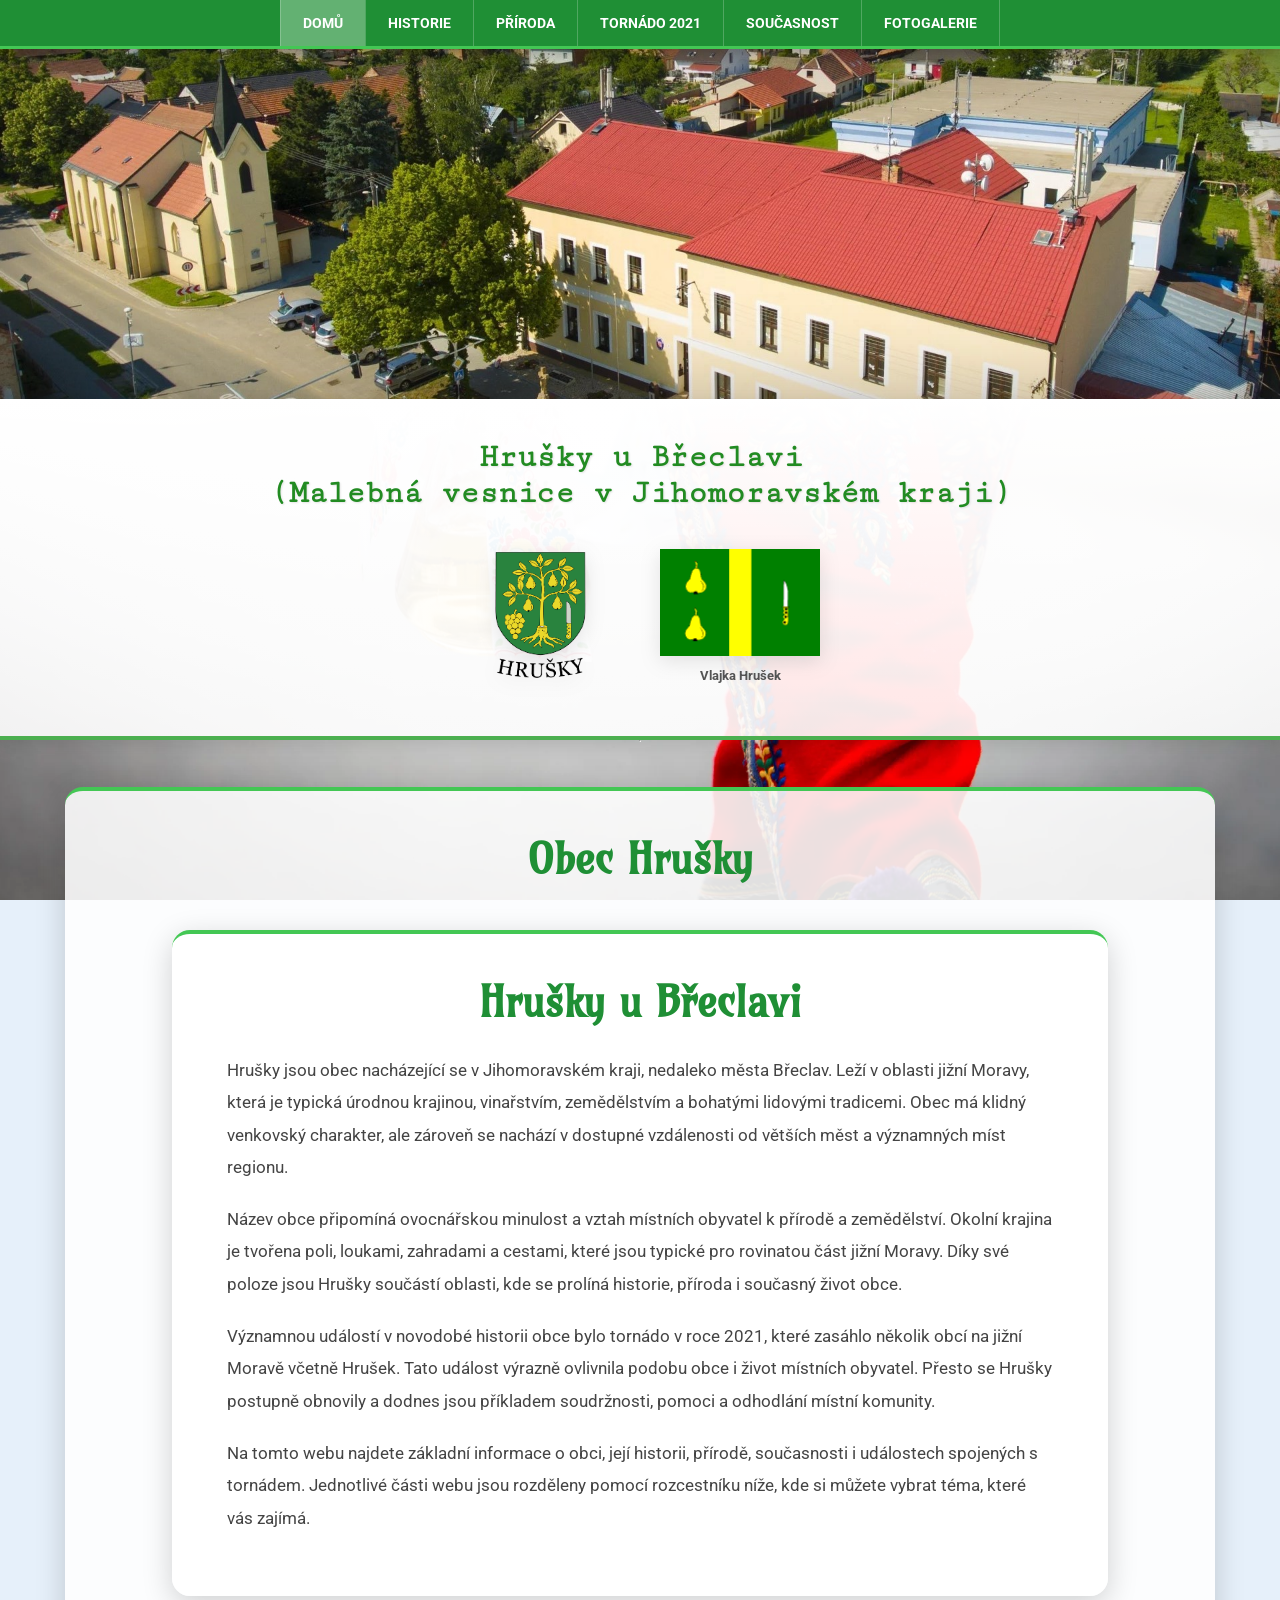
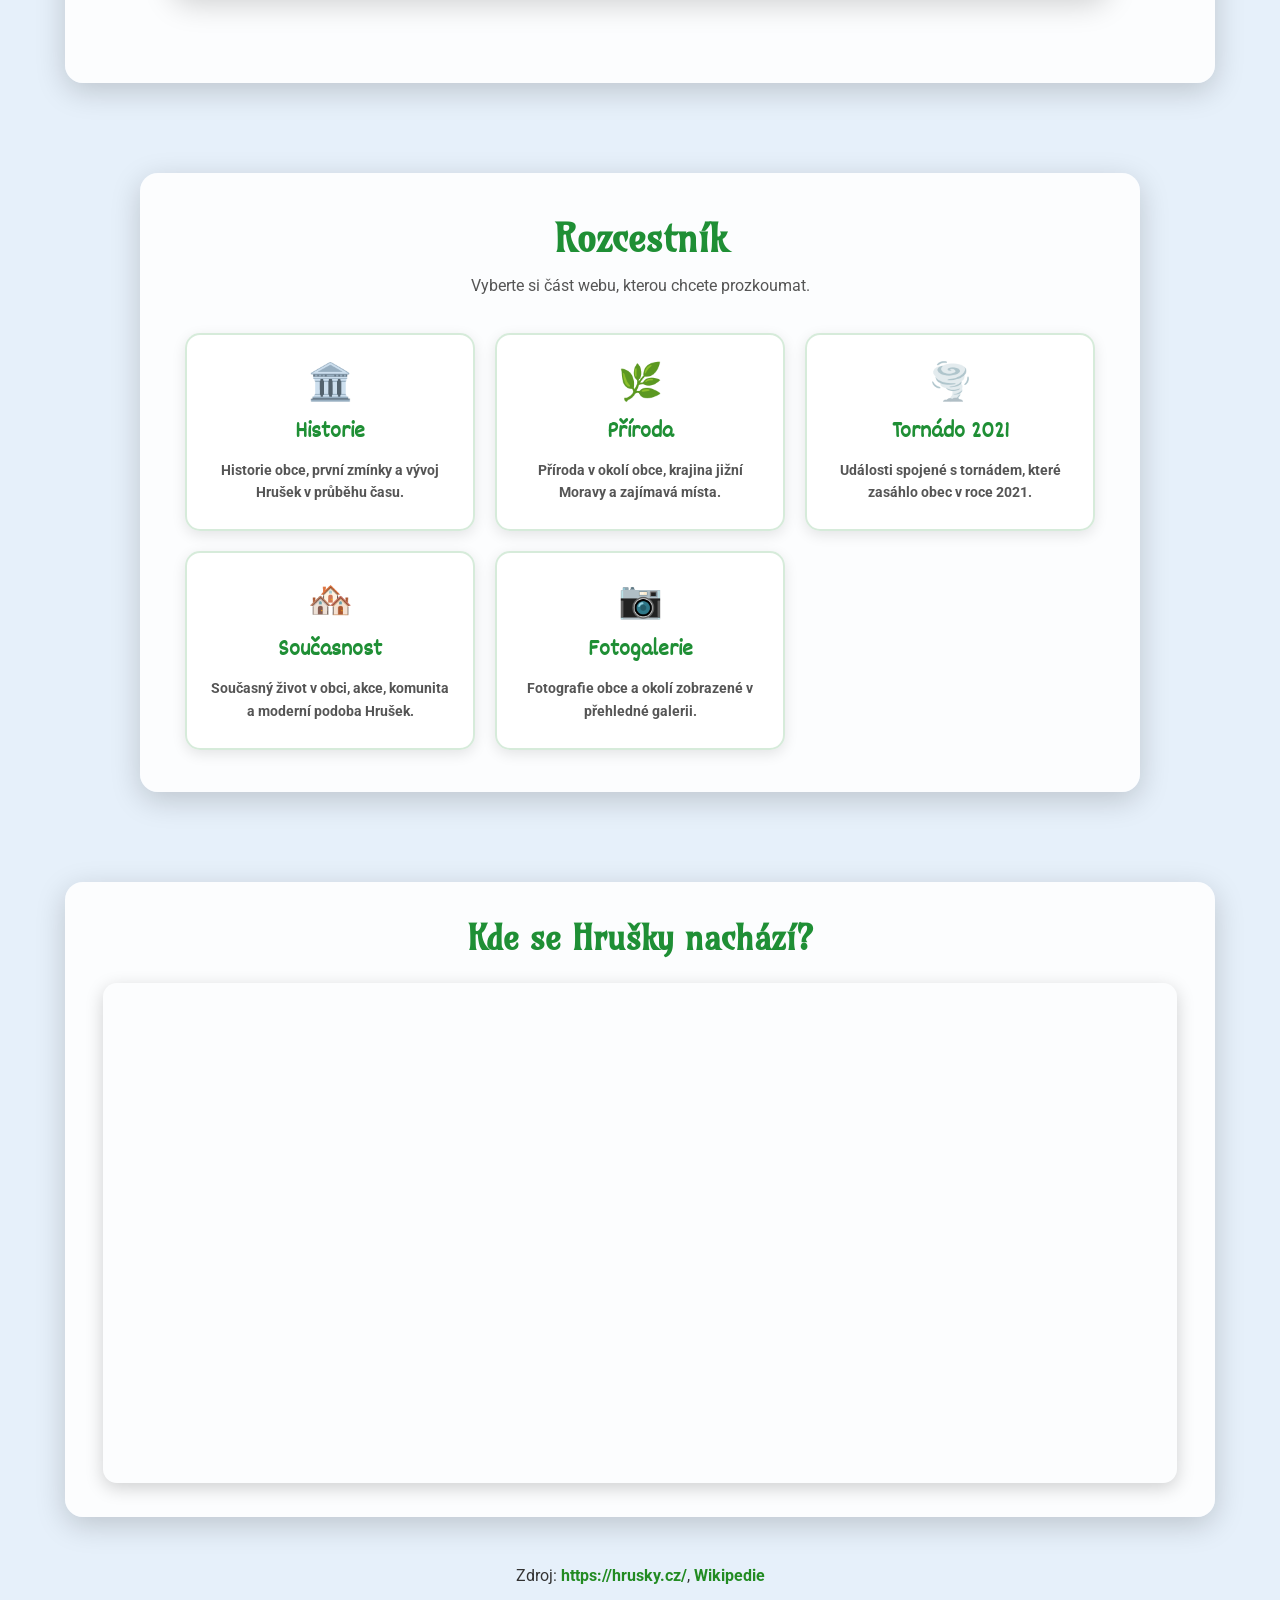
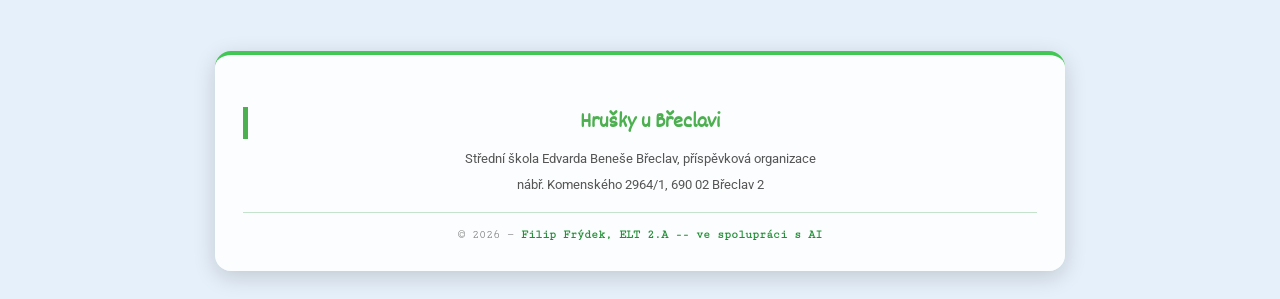
<file: index.html>
<!DOCTYPE html>
<html lang="cs">
  <head>
  <meta http-equiv="content-type" content="text/html; charset=utf-8">
  <meta name="generator" content="PSPad editor, www.pspad.com">
   <link rel="stylesheet" type="text/css" href="style.css">
    <title>Hrušky u Břeclavi</title>
  </head>

<body>
  <div class="full">
  
  <nav class="nav">
  <ul>
    <li><a href="/hrusky/" class="active">Domů</a></li>
    <li><a href="historie.html">Historie</a></li>
    <li><a href="priroda.html">Příroda</a></li>
    <li><a href="tornado.html">Tornádo 2021</a></li>
    <li><a href="soucasnost.html">Současnost</a></li>
    <li><a href="galerie.html">Fotogalerie</a></li>
  </ul>
</nav>

   <div class="picture1">
   </div>

   <div class="fonts">
    

<h1>Hrušky u Břeclavi<br>(Malebná vesnice v Jihomoravském kraji)</h1>
<div class="erb">
<img src="erb.png" alt="Erb Hrušek">
<div class="erb-flag">
<img src="vlajka.png" alt="Vlajka Hrušek">
<div class="erb-flag-label">Vlajka Hrušek</div>
</div>
</div>
   </div><hr>
   
   <section class="uvod-box">
  <h2>Obec Hrušky</h2>

  <section class="uvod-box">
  <h2>Hrušky u Břeclavi</h2>

  <p>
    Hrušky jsou obec nacházející se v Jihomoravském kraji, nedaleko města Břeclav.
    Leží v oblasti jižní Moravy, která je typická úrodnou krajinou, vinařstvím,
    zemědělstvím a bohatými lidovými tradicemi. Obec má klidný venkovský charakter,
    ale zároveň se nachází v dostupné vzdálenosti od větších měst a významných míst regionu.
  </p>

  <p>
    Název obce připomíná ovocnářskou minulost a vztah místních obyvatel k přírodě
    a zemědělství. Okolní krajina je tvořena poli, loukami, zahradami a cestami,
    které jsou typické pro rovinatou část jižní Moravy. Díky své poloze jsou Hrušky
    součástí oblasti, kde se prolíná historie, příroda i současný život obce.
  </p>

  <p>
    Významnou událostí v novodobé historii obce bylo tornádo v roce 2021, které zasáhlo
    několik obcí na jižní Moravě včetně Hrušek. Tato událost výrazně ovlivnila podobu
    obce i život místních obyvatel. Přesto se Hrušky postupně obnovily a dodnes jsou
    příkladem soudržnosti, pomoci a odhodlání místní komunity.
  </p>

  <p>
    Na tomto webu najdete základní informace o obci, její historii, přírodě, současnosti
    i událostech spojených s tornádem. Jednotlivé části webu jsou rozděleny pomocí
    rozcestníku níže, kde si můžete vybrat téma, které vás zajímá.
  </p>
</section>
</section>


<section class="rozcestnik">
  <h2>Rozcestník</h2>
  <p class="rozcestnik-popis">Vyberte si část webu, kterou chcete prozkoumat.</p>

  <div class="rozcestnik-grid">

    <a href="historie.html" class="rozcestnik-card">
      <div class="rozcestnik-icon">🏛️</div>
      <h3>Historie</h3>
      <p>Historie obce, první zmínky a vývoj Hrušek v průběhu času.</p>
    </a>

    <a href="priroda.html" class="rozcestnik-card">
      <div class="rozcestnik-icon">🌿</div>
      <h3>Příroda</h3>
      <p>Příroda v okolí obce, krajina jižní Moravy a zajímavá místa.</p>
    </a>

    <a href="tornado.html" class="rozcestnik-card">
      <div class="rozcestnik-icon">🌪️</div>
      <h3>Tornádo 2021</h3>
      <p>Události spojené s tornádem, které zasáhlo obec v roce 2021.</p>
    </a>

    <a href="soucasnost.html" class="rozcestnik-card">
      <div class="rozcestnik-icon">🏘️</div>
      <h3>Současnost</h3>
      <p>Současný život v obci, akce, komunita a moderní podoba Hrušek.</p>
    </a>

    <a href="galerie.html" class="rozcestnik-card">
      <div class="rozcestnik-icon">📷</div>
      <h3>Fotogalerie</h3>
      <p>Fotografie obce a okolí zobrazené v přehledné galerii.</p>
    </a>

  </div>
</section>


<section class="mapa-box">
  <h2>Kde se Hrušky nachází?</h2>

  <div class="mapa-container">
    <iframe
      src="https://www.google.com/maps/embed?pb=!1m18!1m12!1m3!1d10604.881423405788!2d16.98322675!3d48.79426995!2m3!1f0!2f0!3f0!3m2!1i1024!2i768!4f13.1!3m3!1m2!1s0x471329582d1c6861%3A0x400af0f6614ae40!2zSHJ1xaFreQ!5e0!3m2!1scs!2scz!4v1712660000000!5m2!1scs!2scz"
      allowfullscreen=""
      loading="lazy"
      referrerpolicy="no-referrer-when-downgrade">
    </iframe>
  </div>
</section>

<p>Zdroj: <a href="https://hrusky.cz/" target="_blank">https://hrusky.cz/</a>, <a href="https://cs.wikipedia.org/wiki/Hru%C5%A1ky_(okres_B%C5%99eclav)" target="_blank">Wikipedie</a></p>
   </div>
   
   <footer class="footer">
  <div class="footer-inner">
    <h3>Hrušky u Břeclavi</h3>
    <p>Střední škola Edvarda Beneše Břeclav, příspěvková organizace</p>
    <p>nábř. Komenského 2964/1, 690 02 Břeclav 2</p>
    <hr>
    <p class="copy">© 2026 — <a href="https://instagram.com/god.frydek" target="_blank">Filip Frýdek, ELT 2.A -- ve spolupráci s AI</a></p>
  </div>
</footer>

</body>
</html>
</file>
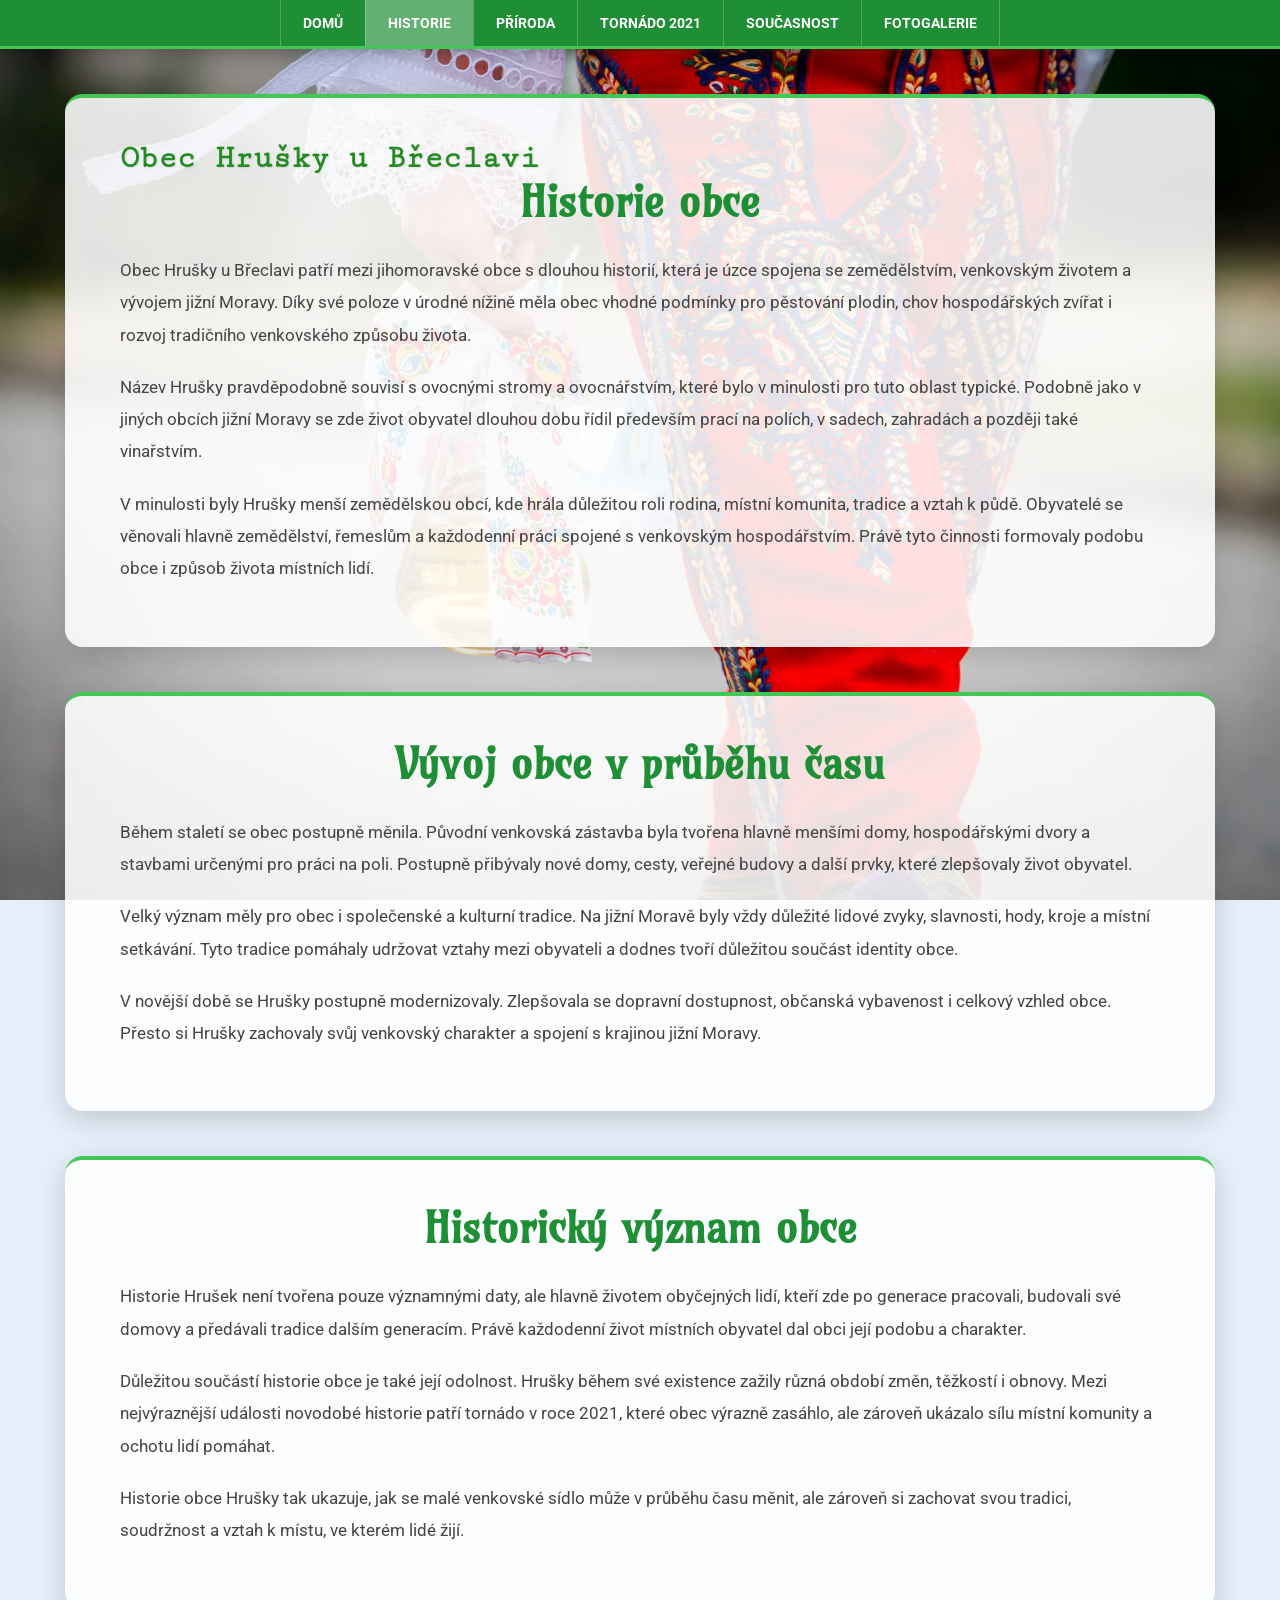
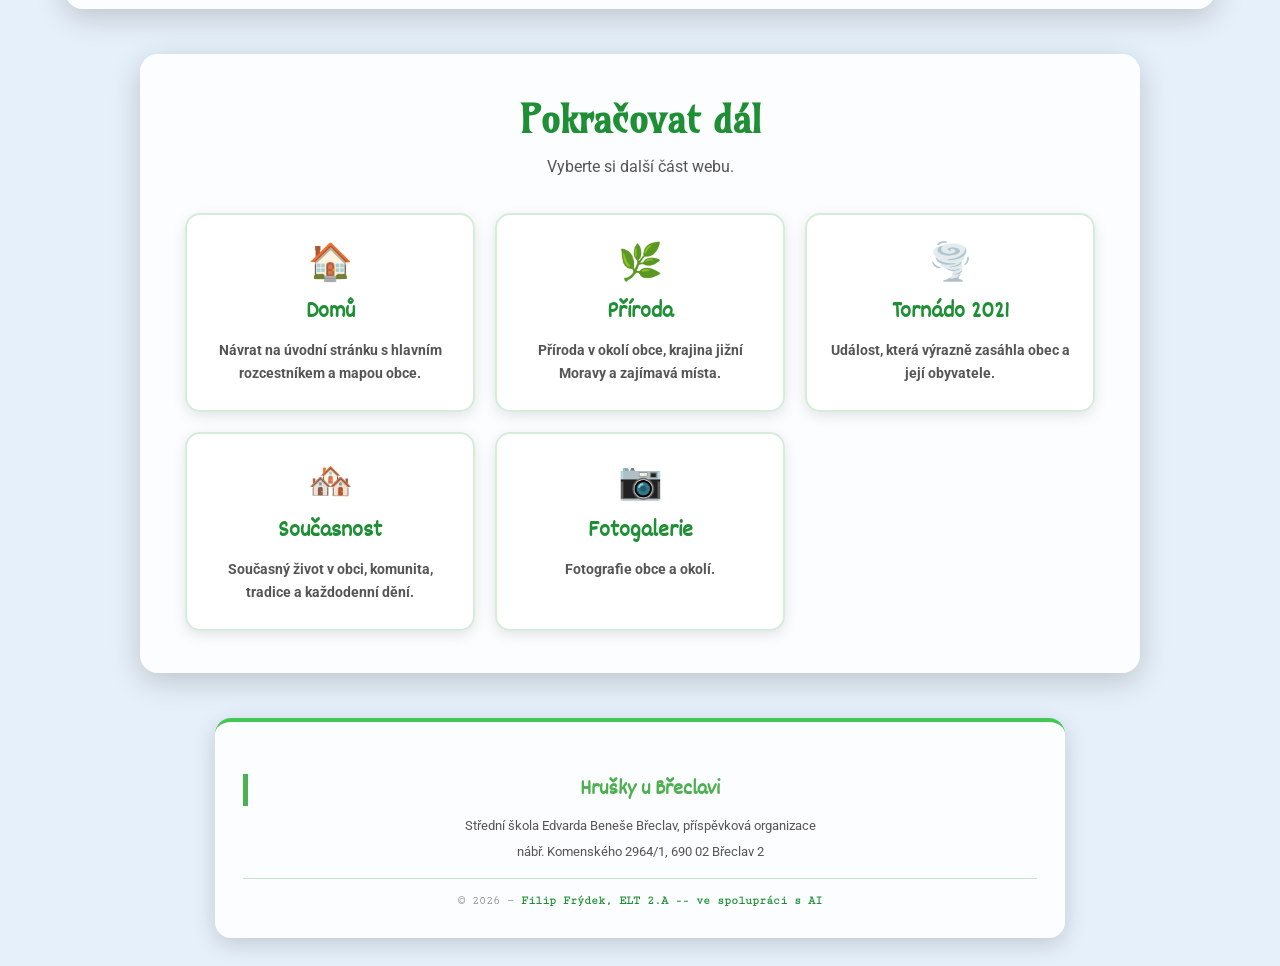
<file: historie.html>
<!DOCTYPE html>
<html lang="cs">
<head>
  <meta charset="utf-8">
  <meta name="viewport" content="width=device-width, initial-scale=1">
  <link rel="stylesheet" type="text/css" href="style.css">
  <title>Historie obce Hrušky u Břeclavi</title>
</head>
<body>

  <!-- NAVIGACE -->
  <nav class="nav">
    <ul>
      <li><a href="/hrusky/">Domů</a></li>
      <li><a href="historie.html" class="active">Historie</a></li>
      <li><a href="priroda.html">Příroda</a></li>
      <li><a href="tornado.html">Tornádo 2021</a></li>
      <li><a href="soucasnost.html">Současnost</a></li>
      <li><a href="galerie.html">Fotogalerie</a></li>
    </ul>
  </nav>

  <!-- HLAVNÍ TEXT -->
  <section class="uvod-box">
    <h1>Obec Hrušky u Břeclavi</h1>
    
    <div class="box">
        <h2>Historie obce</h2>

    <p>
      Obec Hrušky u Břeclavi patří mezi jihomoravské obce s dlouhou historií,
      která je úzce spojena se zemědělstvím, venkovským životem a vývojem
      jižní Moravy. Díky své poloze v úrodné nížině měla obec vhodné podmínky
      pro pěstování plodin, chov hospodářských zvířat i rozvoj tradičního
      venkovského způsobu života.
    </p>

    <p>
      Název Hrušky pravděpodobně souvisí s ovocnými stromy a ovocnářstvím,
      které bylo v minulosti pro tuto oblast typické. Podobně jako v jiných
      obcích jižní Moravy se zde život obyvatel dlouhou dobu řídil především
      prací na polích, v sadech, zahradách a později také vinařstvím.
    </p>

    <p>
      V minulosti byly Hrušky menší zemědělskou obcí, kde hrála důležitou roli
      rodina, místní komunita, tradice a vztah k půdě. Obyvatelé se věnovali
      hlavně zemědělství, řemeslům a každodenní práci spojené s venkovským
      hospodářstvím. Právě tyto činnosti formovaly podobu obce i způsob života
      místních lidí.
    </p>
    </div>
  </section>

  <!-- DALŠÍ INFORMACE -->
  <section class="uvod-box">
    <h2>Vývoj obce v průběhu času</h2>

    <p>
      Během staletí se obec postupně měnila. Původní venkovská zástavba byla
      tvořena hlavně menšími domy, hospodářskými dvory a stavbami určenými
      pro práci na poli. Postupně přibývaly nové domy, cesty, veřejné budovy
      a další prvky, které zlepšovaly život obyvatel.
    </p>

    <p>
      Velký význam měly pro obec i společenské a kulturní tradice. Na jižní
      Moravě byly vždy důležité lidové zvyky, slavnosti, hody, kroje a místní
      setkávání. Tyto tradice pomáhaly udržovat vztahy mezi obyvateli a dodnes
      tvoří důležitou součást identity obce.
    </p>

    <p>
      V novější době se Hrušky postupně modernizovaly. Zlepšovala se dopravní
      dostupnost, občanská vybavenost i celkový vzhled obce. Přesto si Hrušky
      zachovaly svůj venkovský charakter a spojení s krajinou jižní Moravy.
    </p>
  </section>

  <!-- ZAJÍMAVOSTI -->
  <section class="uvod-box">
    <h2>Historický význam obce</h2>

    <p>
      Historie Hrušek není tvořena pouze významnými daty, ale hlavně životem
      obyčejných lidí, kteří zde po generace pracovali, budovali své domovy
      a předávali tradice dalším generacím. Právě každodenní život místních
      obyvatel dal obci její podobu a charakter.
    </p>

    <p>
      Důležitou součástí historie obce je také její odolnost. Hrušky během
      své existence zažily různá období změn, těžkostí i obnovy. Mezi nejvýraznější
      události novodobé historie patří tornádo v roce 2021, které obec výrazně
      zasáhlo, ale zároveň ukázalo sílu místní komunity a ochotu lidí pomáhat.
    </p>

    <p>
      Historie obce Hrušky tak ukazuje, jak se malé venkovské sídlo může v průběhu
      času měnit, ale zároveň si zachovat svou tradici, soudržnost a vztah
      k místu, ve kterém lidé žijí.
    </p>
  </section>

  <!-- ZPĚT / DALŠÍ STRÁNKY -->
<section class="rozcestnik">
  <h2>Pokračovat dál</h2>
  <p class="rozcestnik-popis">Vyberte si další část webu.</p>

  <div class="rozcestnik-grid">

    <a href="/hrusky/" class="rozcestnik-card">
      <div class="rozcestnik-icon">🏠</div>
      <h3>Domů</h3>
      <p>Návrat na úvodní stránku s hlavním rozcestníkem a mapou obce.</p>
    </a>

    <a href="priroda.html" class="rozcestnik-card">
      <div class="rozcestnik-icon">🌿</div>
      <h3>Příroda</h3>
      <p>Příroda v okolí obce, krajina jižní Moravy a zajímavá místa.</p>
    </a>

    <a href="tornado.html" class="rozcestnik-card">
      <div class="rozcestnik-icon">🌪️</div>
      <h3>Tornádo 2021</h3>
      <p>Událost, která výrazně zasáhla obec a její obyvatele.</p>
    </a>

    <a href="soucasnost.html" class="rozcestnik-card">
      <div class="rozcestnik-icon">🏘️</div>
      <h3>Současnost</h3>
      <p>Současný život v obci, komunita, tradice a každodenní dění.</p>
    </a>

    <a href="galerie.html" class="rozcestnik-card">
      <div class="rozcestnik-icon">📷</div>
      <h3>Fotogalerie</h3>
      <p>Fotografie obce a okolí.</p>
    </a>

  </div>
</section>

 <footer class="footer">
  <div class="footer-inner">
    <h3>Hrušky u Břeclavi</h3>
    <p>Střední škola Edvarda Beneše Břeclav, příspěvková organizace</p>
    <p>nábř. Komenského 2964/1, 690 02 Břeclav 2</p>
    <hr>
    <p class="copy">© 2026 — <a href="https://instagram.com/god.frydek" target="_blank">Filip Frýdek, ELT 2.A -- ve spolupráci s AI</a></p>
  </div>
</footer>

</body>
</html>
</file>
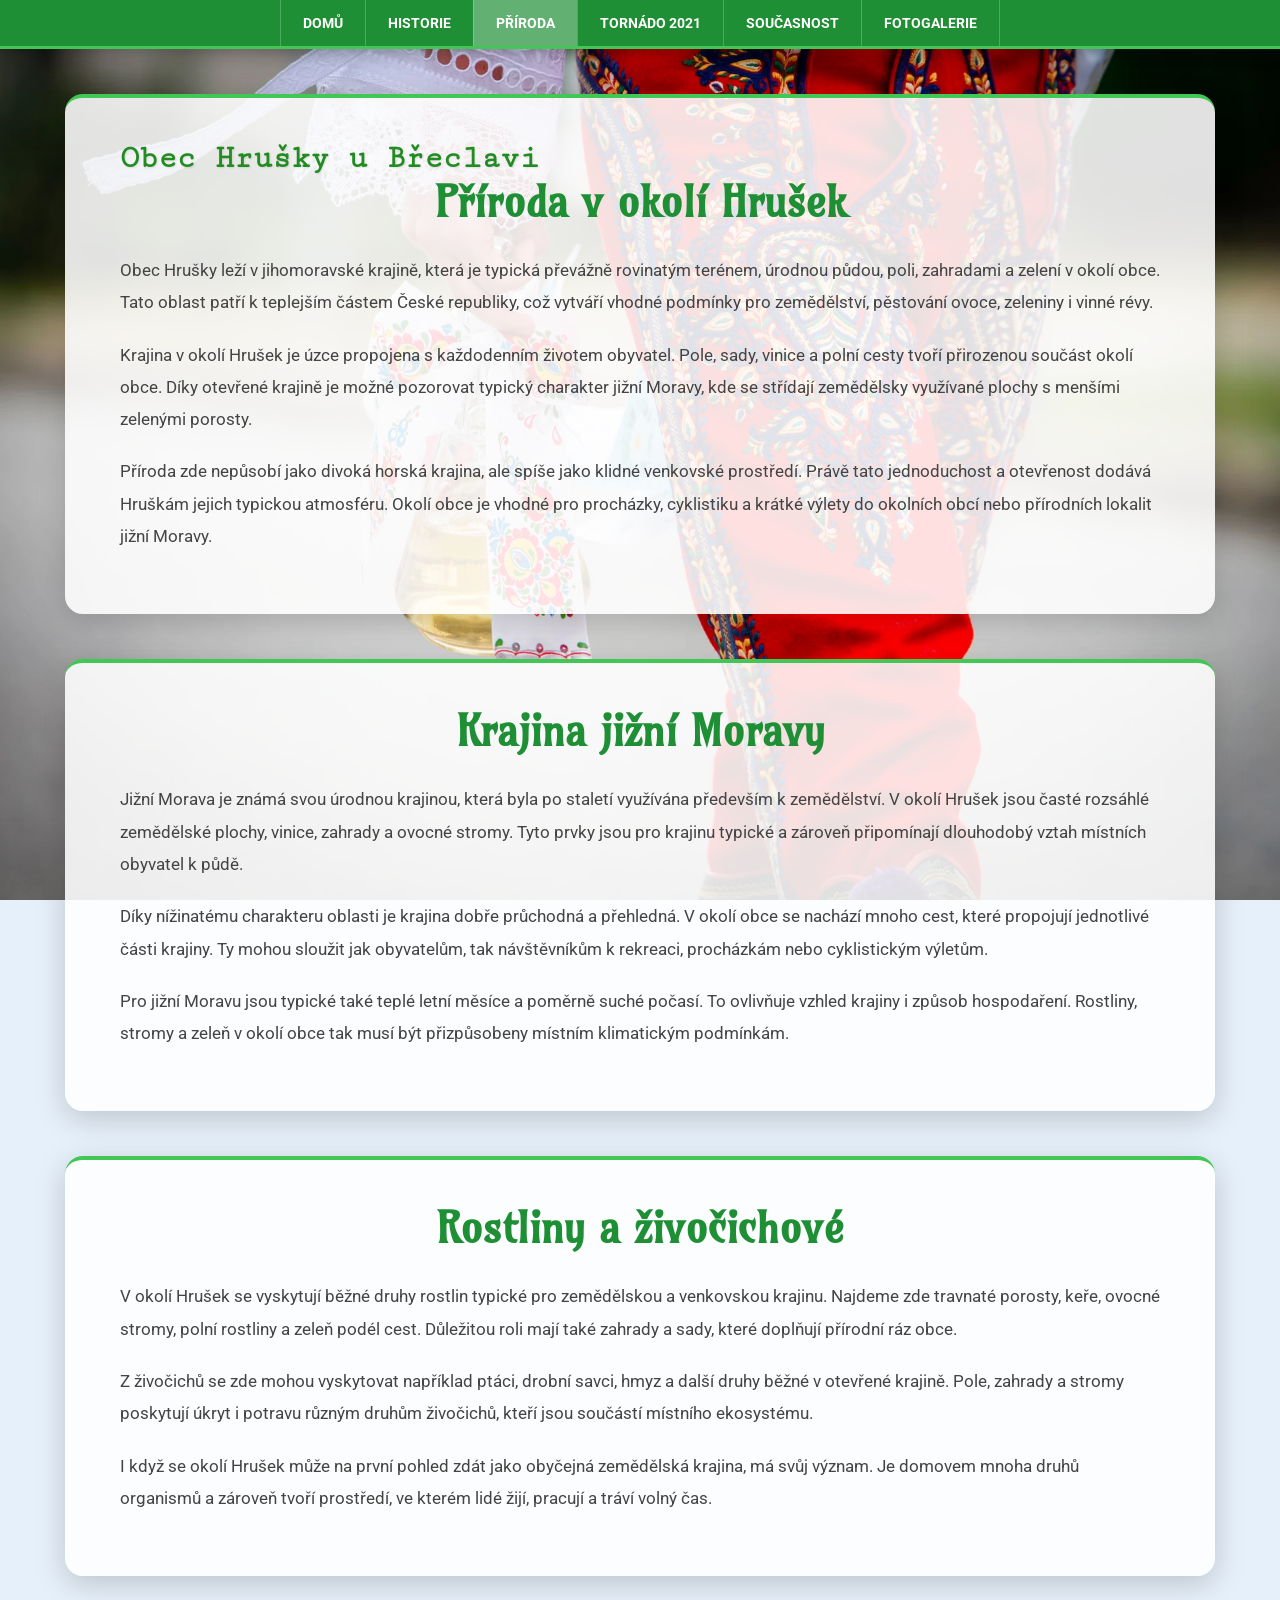
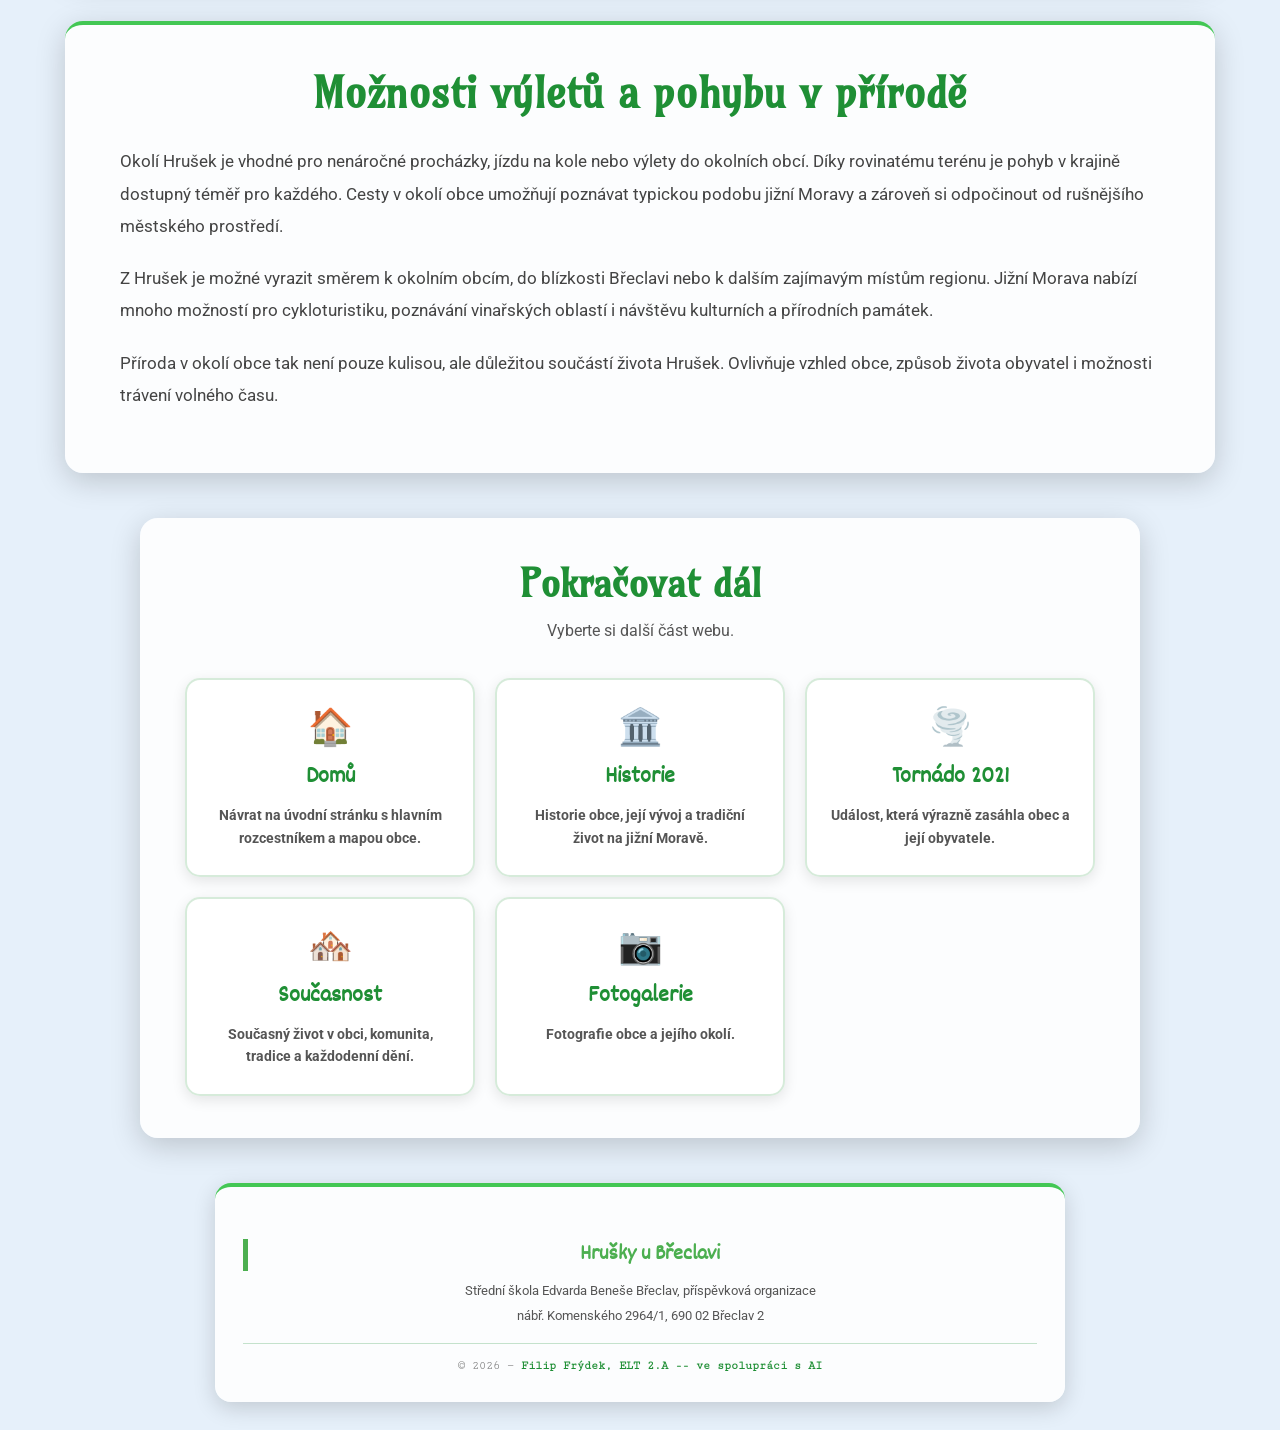
<file: priroda.html>
<!DOCTYPE html>
<html lang="cs">
<head>
  <meta charset="utf-8">
  <meta name="viewport" content="width=device-width, initial-scale=1">
  <link rel="stylesheet" type="text/css" href="style.css">
  <title>Příroda v okolí Hrušek u Břeclavi</title>
</head>
<body>

  <!-- NAVIGACE -->
  <nav class="nav">
    <ul>
      <li><a href="/hrusky/">Domů</a></li>
      <li><a href="historie.html">Historie</a></li>
      <li><a href="priroda.html" class="active">Příroda</a></li>
      <li><a href="tornado.html">Tornádo 2021</a></li>
      <li><a href="soucasnost.html">Současnost</a></li>
      <li><a href="galerie.html">Fotogalerie</a></li>
    </ul>
  </nav>

  <!-- HLAVNÍ TEXT -->
  <section class="uvod-box">
  <h1>Obec Hrušky u Břeclavi</h1> <!-- Tento hlavní nadpis na stránce chybí -->

  <div class="box">
    <h2>Příroda v okolí Hrušek</h2>

    <p>
      Obec Hrušky leží v jihomoravské krajině, která je typická převážně rovinatým
      terénem, úrodnou půdou, poli, zahradami a zelení v okolí obce. Tato oblast
      patří k teplejším částem České republiky, což vytváří vhodné podmínky pro
      zemědělství, pěstování ovoce, zeleniny i vinné révy.
    </p>

    <p>
      Krajina v okolí Hrušek je úzce propojena s každodenním životem obyvatel.
      Pole, sady, vinice a polní cesty tvoří přirozenou součást okolí obce.
      Díky otevřené krajině je možné pozorovat typický charakter jižní Moravy,
      kde se střídají zemědělsky využívané plochy s menšími zelenými porosty.
    </p>

    <p>
      Příroda zde nepůsobí jako divoká horská krajina, ale spíše jako klidné
      venkovské prostředí. Právě tato jednoduchost a otevřenost dodává Hruškám
      jejich typickou atmosféru. Okolí obce je vhodné pro procházky, cyklistiku
      a krátké výlety do okolních obcí nebo přírodních lokalit jižní Moravy.
    </p>
    </div>
  </section>

  <!-- KRAJINA -->
  <section class="uvod-box">
    <h2>Krajina jižní Moravy</h2>

    <p>
      Jižní Morava je známá svou úrodnou krajinou, která byla po staletí využívána
      především k zemědělství. V okolí Hrušek jsou časté rozsáhlé zemědělské plochy,
      vinice, zahrady a ovocné stromy. Tyto prvky jsou pro krajinu typické a zároveň
      připomínají dlouhodobý vztah místních obyvatel k půdě.
    </p>

    <p>
      Díky nížinatému charakteru oblasti je krajina dobře průchodná a přehledná.
      V okolí obce se nachází mnoho cest, které propojují jednotlivé části krajiny.
      Ty mohou sloužit jak obyvatelům, tak návštěvníkům k rekreaci, procházkám
      nebo cyklistickým výletům.
    </p>

    <p>
      Pro jižní Moravu jsou typické také teplé letní měsíce a poměrně suché počasí.
      To ovlivňuje vzhled krajiny i způsob hospodaření. Rostliny, stromy a zeleň
      v okolí obce tak musí být přizpůsobeny místním klimatickým podmínkám.
    </p>
  </section>

  <!-- FAUNA A FLÓRA -->
  <section class="uvod-box">
    <h2>Rostliny a živočichové</h2>

    <p>
      V okolí Hrušek se vyskytují běžné druhy rostlin typické pro zemědělskou
      a venkovskou krajinu. Najdeme zde travnaté porosty, keře, ovocné stromy,
      polní rostliny a zeleň podél cest. Důležitou roli mají také zahrady a sady,
      které doplňují přírodní ráz obce.
    </p>

    <p>
      Z živočichů se zde mohou vyskytovat například ptáci, drobní savci, hmyz
      a další druhy běžné v otevřené krajině. Pole, zahrady a stromy poskytují
      úkryt i potravu různým druhům živočichů, kteří jsou součástí místního
      ekosystému.
    </p>

    <p>
      I když se okolí Hrušek může na první pohled zdát jako obyčejná zemědělská
      krajina, má svůj význam. Je domovem mnoha druhů organismů a zároveň tvoří
      prostředí, ve kterém lidé žijí, pracují a tráví volný čas.
    </p>
  </section>

  <!-- VÝLETY -->
  <section class="uvod-box">
    <h2>Možnosti výletů a pohybu v přírodě</h2>

    <p>
      Okolí Hrušek je vhodné pro nenáročné procházky, jízdu na kole nebo výlety
      do okolních obcí. Díky rovinatému terénu je pohyb v krajině dostupný téměř
      pro každého. Cesty v okolí obce umožňují poznávat typickou podobu jižní Moravy
      a zároveň si odpočinout od rušnějšího městského prostředí.
    </p>

    <p>
      Z Hrušek je možné vyrazit směrem k okolním obcím, do blízkosti Břeclavi
      nebo k dalším zajímavým místům regionu. Jižní Morava nabízí mnoho možností
      pro cykloturistiku, poznávání vinařských oblastí i návštěvu kulturních
      a přírodních památek.
    </p>

    <p>
      Příroda v okolí obce tak není pouze kulisou, ale důležitou součástí života
      Hrušek. Ovlivňuje vzhled obce, způsob života obyvatel i možnosti trávení
      volného času.
    </p>
  </section>

  <!-- ROZCESTNÍK -->
  <section class="rozcestnik">
    <h2>Pokračovat dál</h2>
    <p class="rozcestnik-popis">Vyberte si další část webu.</p>

    <div class="rozcestnik-grid">

      <a href="/hrusky/" class="rozcestnik-card">
        <div class="rozcestnik-icon">🏠</div>
        <h3>Domů</h3>
        <p>Návrat na úvodní stránku s hlavním rozcestníkem a mapou obce.</p>
      </a>

      <a href="historie.html" class="rozcestnik-card">
        <div class="rozcestnik-icon">🏛️</div>
        <h3>Historie</h3>
        <p>Historie obce, její vývoj a tradiční život na jižní Moravě.</p>
      </a>

      <a href="tornado.html" class="rozcestnik-card">
        <div class="rozcestnik-icon">🌪️</div>
        <h3>Tornádo 2021</h3>
        <p>Událost, která výrazně zasáhla obec a její obyvatele.</p>
      </a>

      <a href="soucasnost.html" class="rozcestnik-card">
        <div class="rozcestnik-icon">🏘️</div>
        <h3>Současnost</h3>
        <p>Současný život v obci, komunita, tradice a každodenní dění.</p>
      </a>

      <a href="galerie.html" class="rozcestnik-card">
        <div class="rozcestnik-icon">📷</div>
        <h3>Fotogalerie</h3>
        <p>Fotografie obce a jejího okolí.</p>
      </a>

    </div>
  </section>

  <!-- FOOTER -->
  <footer class="footer">
    <div class="footer-inner">
      <h3>Hrušky u Břeclavi</h3>
      <p>Střední škola Edvarda Beneše Břeclav, příspěvková organizace</p>
      <p>nábř. Komenského 2964/1, 690 02 Břeclav 2</p>
      <hr>
      <p class="copy">© 2026 — <a href="https://instagram.com/god.frydek" target="_blank">Filip Frýdek, ELT 2.A -- ve spolupráci s AI</a></p>
    </div>
  </footer>

</body>
</html>
</file>
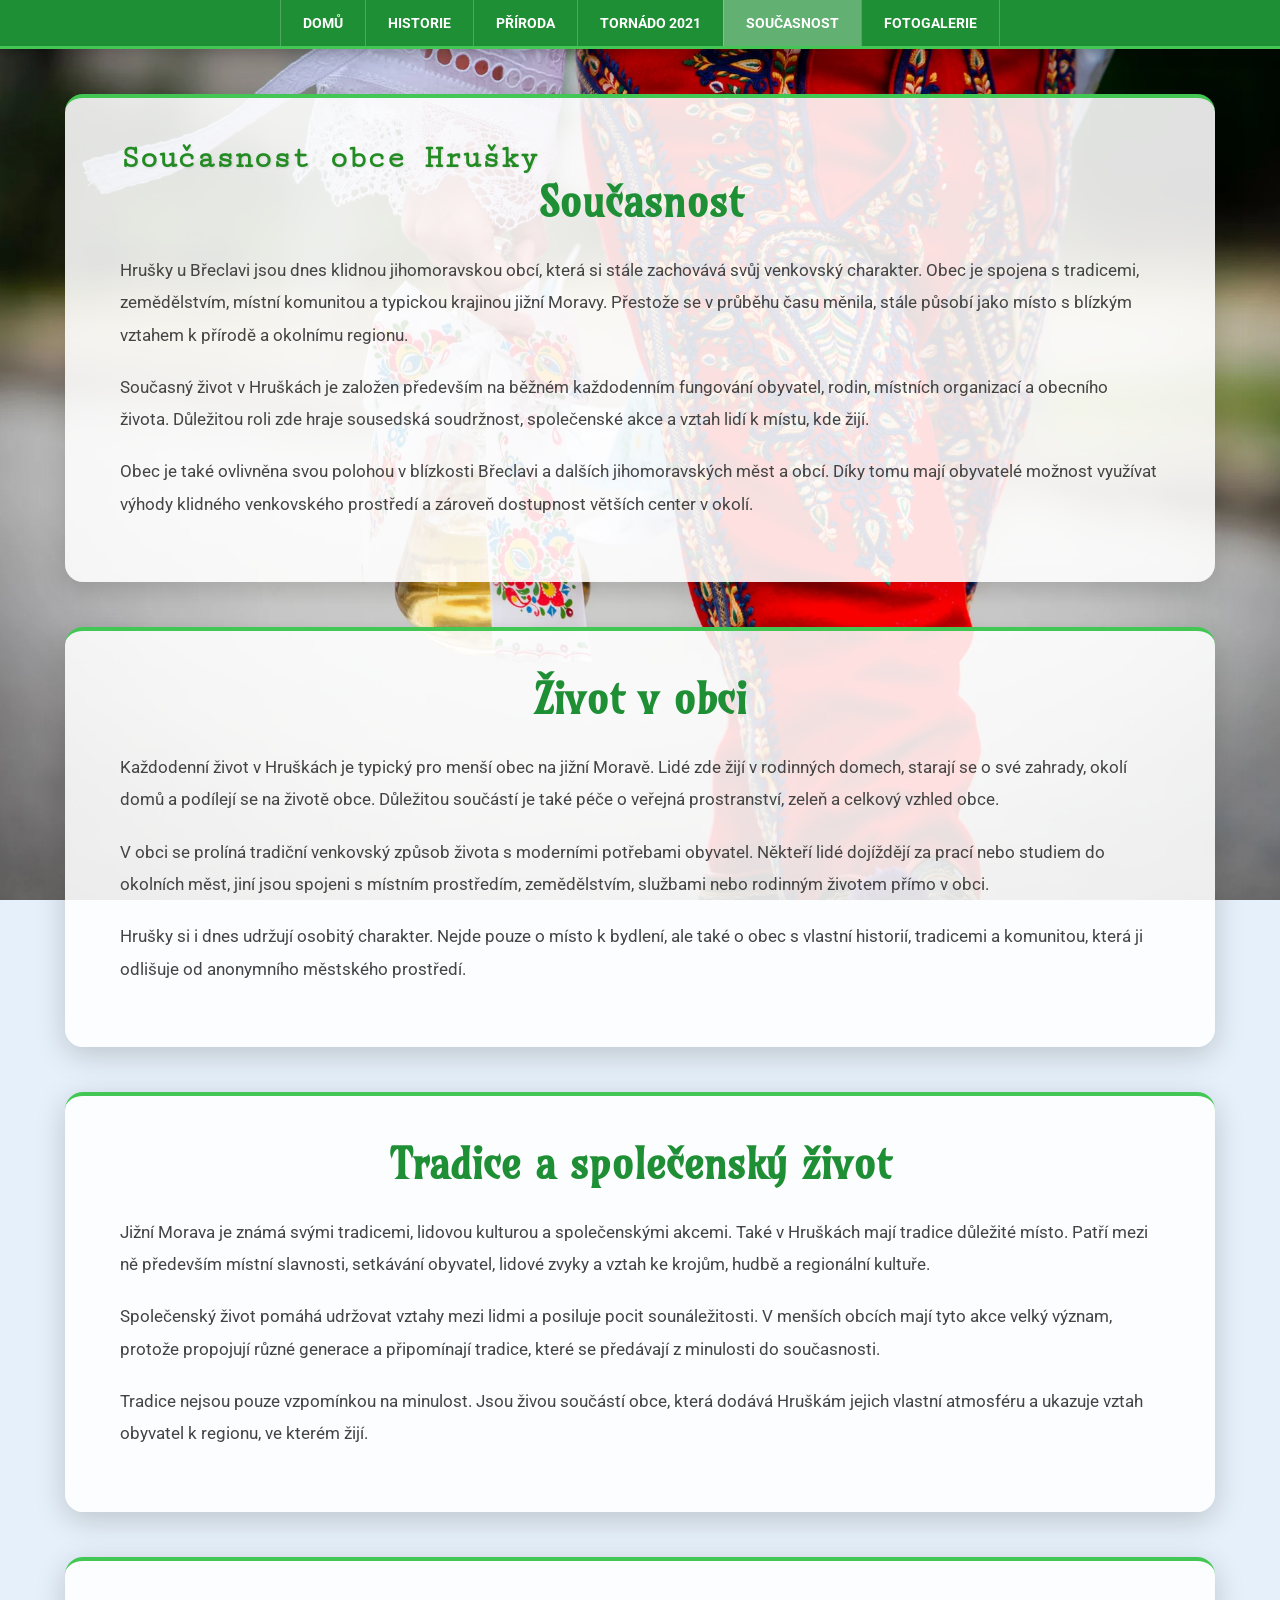
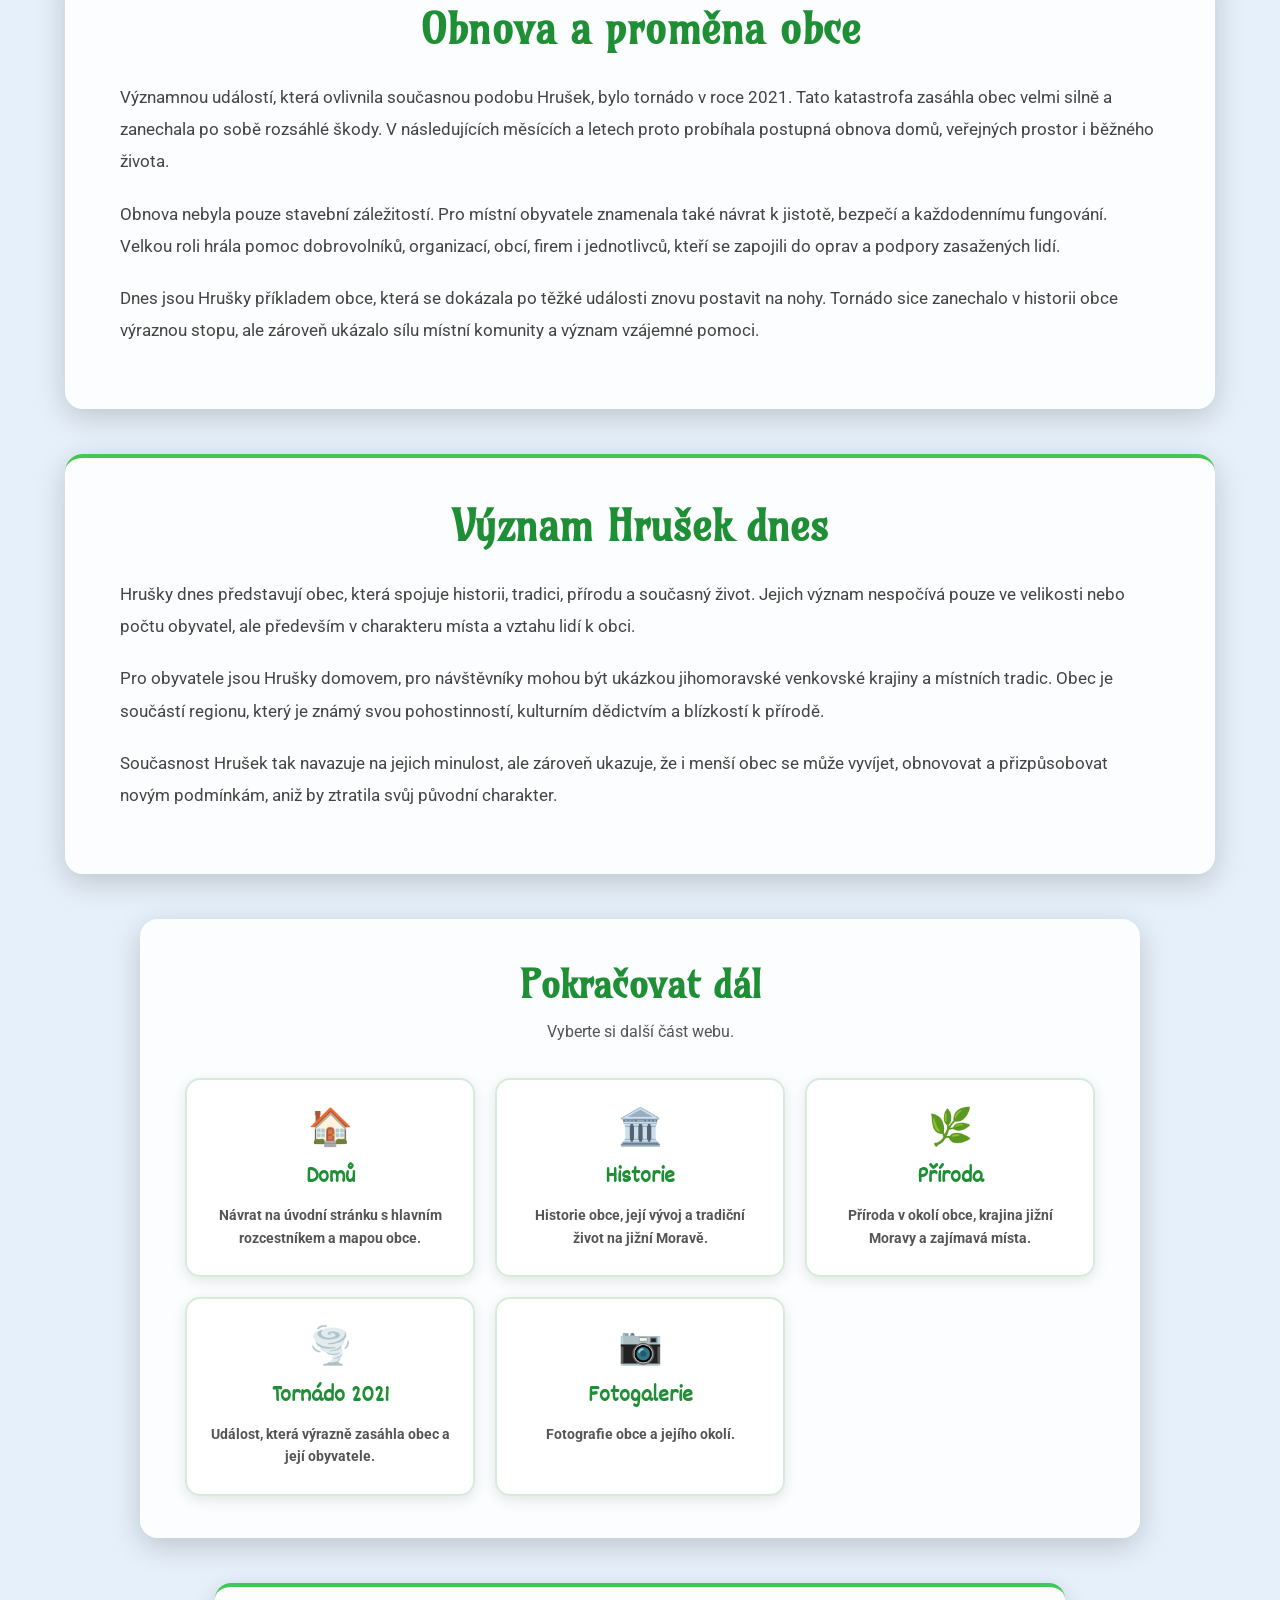
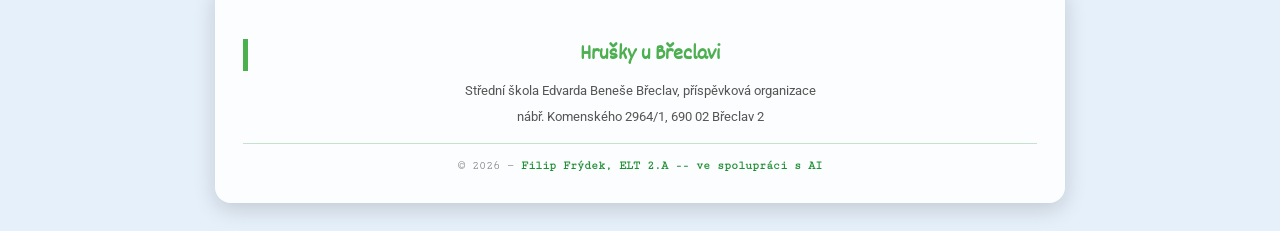
<file: soucasnost.html>
<!DOCTYPE html>
<html lang="cs">
<head>
  <meta charset="utf-8">
  <meta name="viewport" content="width=device-width, initial-scale=1">
  <link rel="stylesheet" type="text/css" href="style.css">
  <title>Současnost — Hrušky u Břeclavi</title>
</head>
<body>

  <!-- NAVIGACE -->
  <nav class="nav">
    <ul>
      <li><a href="/hrusky/">Domů</a></li>
      <li><a href="historie.html">Historie</a></li>
      <li><a href="priroda.html">Příroda</a></li>
      <li><a href="tornado.html">Tornádo 2021</a></li>
      <li><a href="soucasnost.html" class="active">Současnost</a></li>
      <li><a href="galerie.html">Fotogalerie</a></li>
    </ul>
  </nav>

  <!-- HLAVNÍ TEXT -->
  <section class="uvod-box">
    <h1>Současnost obce Hrušky</h1>

  <div class="box">
    <h2>Současnost</h2>

    <p>
      Hrušky u Břeclavi jsou dnes klidnou jihomoravskou obcí, která si stále zachovává
      svůj venkovský charakter. Obec je spojena s tradicemi, zemědělstvím, místní
      komunitou a typickou krajinou jižní Moravy. Přestože se v průběhu času měnila,
      stále působí jako místo s blízkým vztahem k přírodě a okolnímu regionu.
    </p>

    <p>
      Současný život v Hruškách je založen především na běžném každodenním fungování
      obyvatel, rodin, místních organizací a obecního života. Důležitou roli zde hraje
      sousedská soudržnost, společenské akce a vztah lidí k místu, kde žijí.
    </p>

    <p>
      Obec je také ovlivněna svou polohou v blízkosti Břeclavi a dalších jihomoravských
      měst a obcí. Díky tomu mají obyvatelé možnost využívat výhody klidného venkovského
      prostředí a zároveň dostupnost větších center v okolí.
    </p>
    </div>
  </section>

  <!-- ŽIVOT V OBCI -->
  <section class="uvod-box">
    <h2>Život v obci</h2>

    <p>
      Každodenní život v Hruškách je typický pro menší obec na jižní Moravě. Lidé zde
      žijí v rodinných domech, starají se o své zahrady, okolí domů a podílejí se na
      životě obce. Důležitou součástí je také péče o veřejná prostranství, zeleň
      a celkový vzhled obce.
    </p>

    <p>
      V obci se prolíná tradiční venkovský způsob života s moderními potřebami obyvatel.
      Někteří lidé dojíždějí za prací nebo studiem do okolních měst, jiní jsou spojeni
      s místním prostředím, zemědělstvím, službami nebo rodinným životem přímo v obci.
    </p>

    <p>
      Hrušky si i dnes udržují osobitý charakter. Nejde pouze o místo k bydlení, ale
      také o obec s vlastní historií, tradicemi a komunitou, která ji odlišuje od
      anonymního městského prostředí.
    </p>
  </section>

  <!-- TRADICE -->
  <section class="uvod-box">
    <h2>Tradice a společenský život</h2>

    <p>
      Jižní Morava je známá svými tradicemi, lidovou kulturou a společenskými akcemi.
      Také v Hruškách mají tradice důležité místo. Patří mezi ně především místní
      slavnosti, setkávání obyvatel, lidové zvyky a vztah ke krojům, hudbě a regionální
      kultuře.
    </p>

    <p>
      Společenský život pomáhá udržovat vztahy mezi lidmi a posiluje pocit sounáležitosti.
      V menších obcích mají tyto akce velký význam, protože propojují různé generace
      a připomínají tradice, které se předávají z minulosti do současnosti.
    </p>

    <p>
      Tradice nejsou pouze vzpomínkou na minulost. Jsou živou součástí obce, která
      dodává Hruškám jejich vlastní atmosféru a ukazuje vztah obyvatel k regionu,
      ve kterém žijí.
    </p>
  </section>

  <!-- OBNOVA PO TORNÁDU -->
  <section class="uvod-box">
    <h2>Obnova a proměna obce</h2>

    <p>
      Významnou událostí, která ovlivnila současnou podobu Hrušek, bylo tornádo
      v roce 2021. Tato katastrofa zasáhla obec velmi silně a zanechala po sobě
      rozsáhlé škody. V následujících měsících a letech proto probíhala postupná
      obnova domů, veřejných prostor i běžného života.
    </p>

    <p>
      Obnova nebyla pouze stavební záležitostí. Pro místní obyvatele znamenala také
      návrat k jistotě, bezpečí a každodennímu fungování. Velkou roli hrála pomoc
      dobrovolníků, organizací, obcí, firem i jednotlivců, kteří se zapojili do
      oprav a podpory zasažených lidí.
    </p>

    <p>
      Dnes jsou Hrušky příkladem obce, která se dokázala po těžké události znovu
      postavit na nohy. Tornádo sice zanechalo v historii obce výraznou stopu,
      ale zároveň ukázalo sílu místní komunity a význam vzájemné pomoci.
    </p>
  </section>

  <!-- VÝZNAM OBCE -->
  <section class="uvod-box">
    <h2>Význam Hrušek dnes</h2>

    <p>
      Hrušky dnes představují obec, která spojuje historii, tradici, přírodu
      a současný život. Jejich význam nespočívá pouze ve velikosti nebo počtu
      obyvatel, ale především v charakteru místa a vztahu lidí k obci.
    </p>

    <p>
      Pro obyvatele jsou Hrušky domovem, pro návštěvníky mohou být ukázkou
      jihomoravské venkovské krajiny a místních tradic. Obec je součástí regionu,
      který je známý svou pohostinností, kulturním dědictvím a blízkostí k přírodě.
    </p>

    <p>
      Současnost Hrušek tak navazuje na jejich minulost, ale zároveň ukazuje,
      že i menší obec se může vyvíjet, obnovovat a přizpůsobovat novým podmínkám,
      aniž by ztratila svůj původní charakter.
    </p>
  </section>

  <!-- ROZCESTNÍK -->
  <section class="rozcestnik">
    <h2>Pokračovat dál</h2>
    <p class="rozcestnik-popis">Vyberte si další část webu.</p>

    <div class="rozcestnik-grid">

      <a href="/hrusky/" class="rozcestnik-card">
        <div class="rozcestnik-icon">🏠</div>
        <h3>Domů</h3>
        <p>Návrat na úvodní stránku s hlavním rozcestníkem a mapou obce.</p>
      </a>

      <a href="historie.html" class="rozcestnik-card">
        <div class="rozcestnik-icon">🏛️</div>
        <h3>Historie</h3>
        <p>Historie obce, její vývoj a tradiční život na jižní Moravě.</p>
      </a>

      <a href="priroda.html" class="rozcestnik-card">
        <div class="rozcestnik-icon">🌿</div>
        <h3>Příroda</h3>
        <p>Příroda v okolí obce, krajina jižní Moravy a zajímavá místa.</p>
      </a>

      <a href="tornado.html" class="rozcestnik-card">
        <div class="rozcestnik-icon">🌪️</div>
        <h3>Tornádo 2021</h3>
        <p>Událost, která výrazně zasáhla obec a její obyvatele.</p>
      </a>

      <a href="galerie.html" class="rozcestnik-card">
        <div class="rozcestnik-icon">📷</div>
        <h3>Fotogalerie</h3>
        <p>Fotografie obce a jejího okolí.</p>
      </a>

    </div>
  </section>

  <!-- FOOTER -->
  <footer class="footer">
    <div class="footer-inner">
      <h3>Hrušky u Břeclavi</h3>
      <p>Střední škola Edvarda Beneše Břeclav, příspěvková organizace</p>
      <p>nábř. Komenského 2964/1, 690 02 Břeclav 2</p>
      <hr>
      <p class="copy">© 2026 — <a href="https://instagram.com/god.frydek" target="_blank">Filip Frýdek, ELT 2.A -- ve spolupráci s AI</a></p>
    </div>
  </footer>

</body>
</html>
</file>
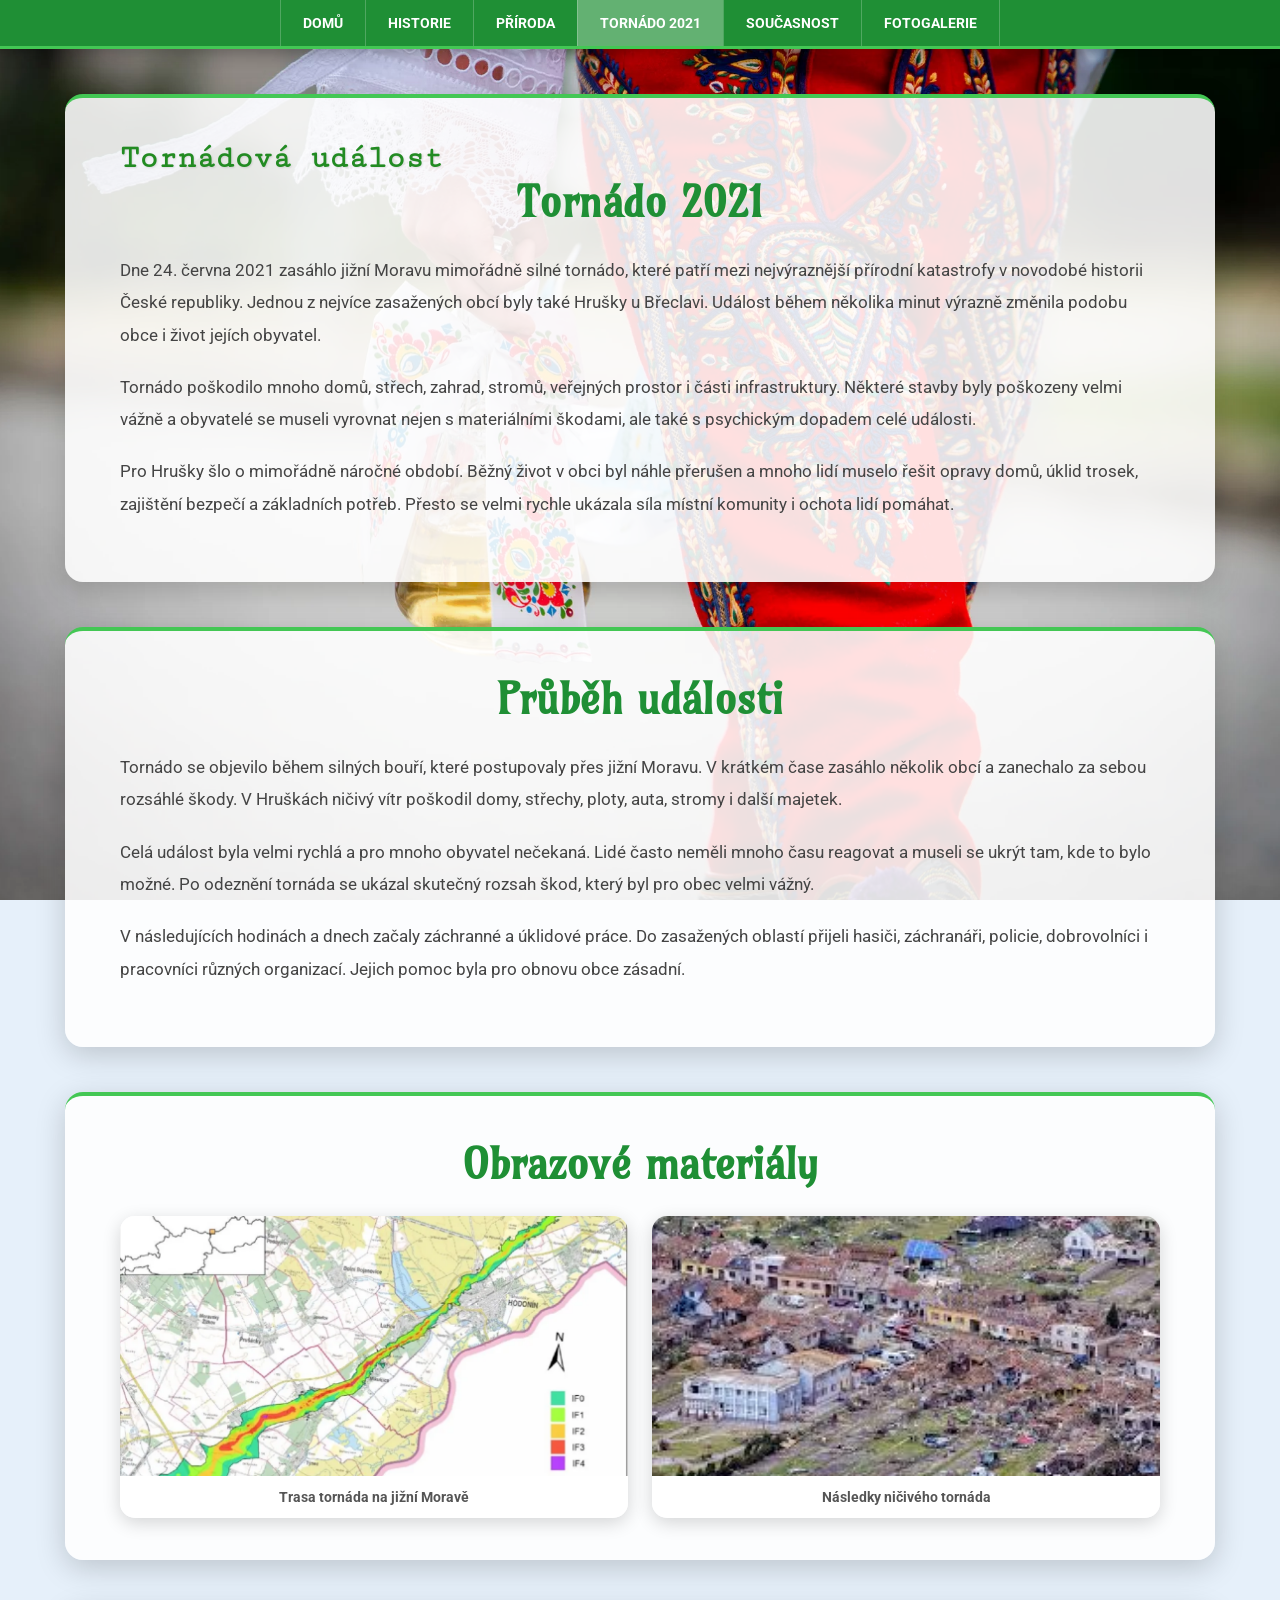
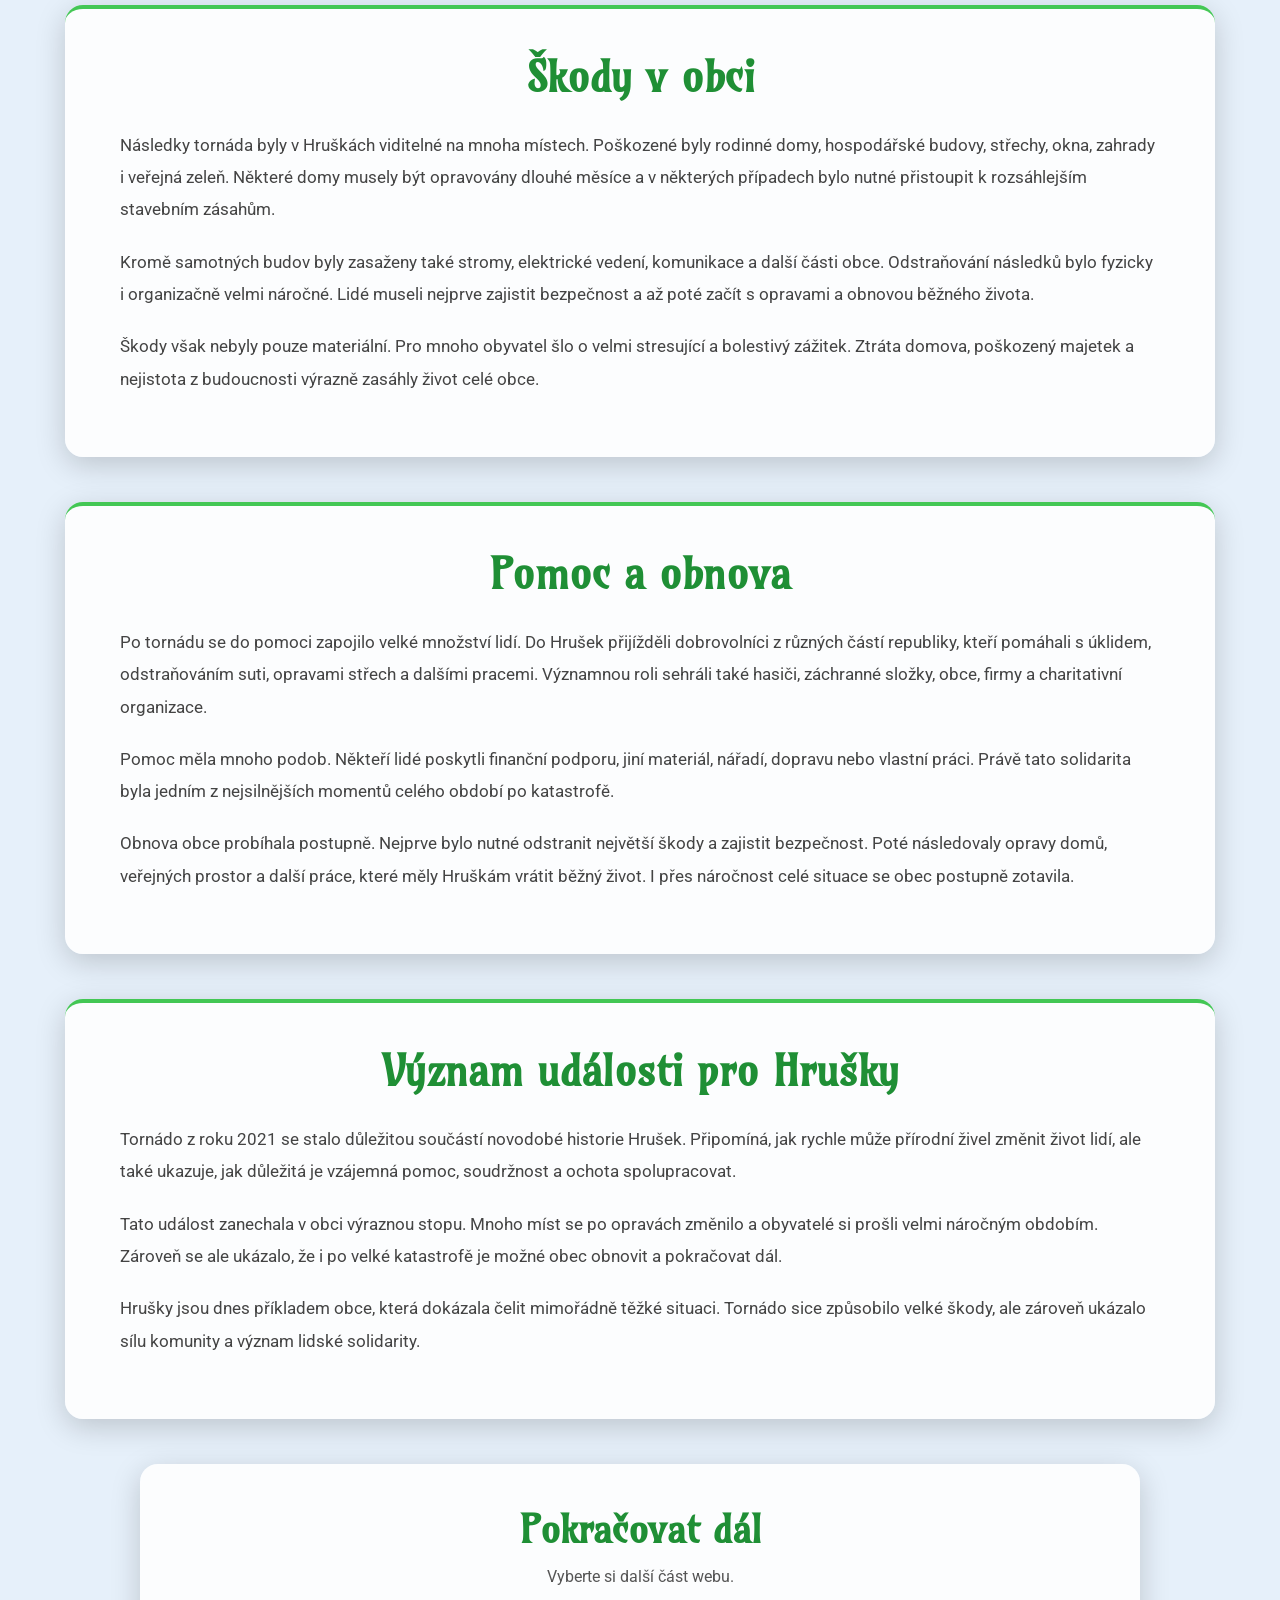
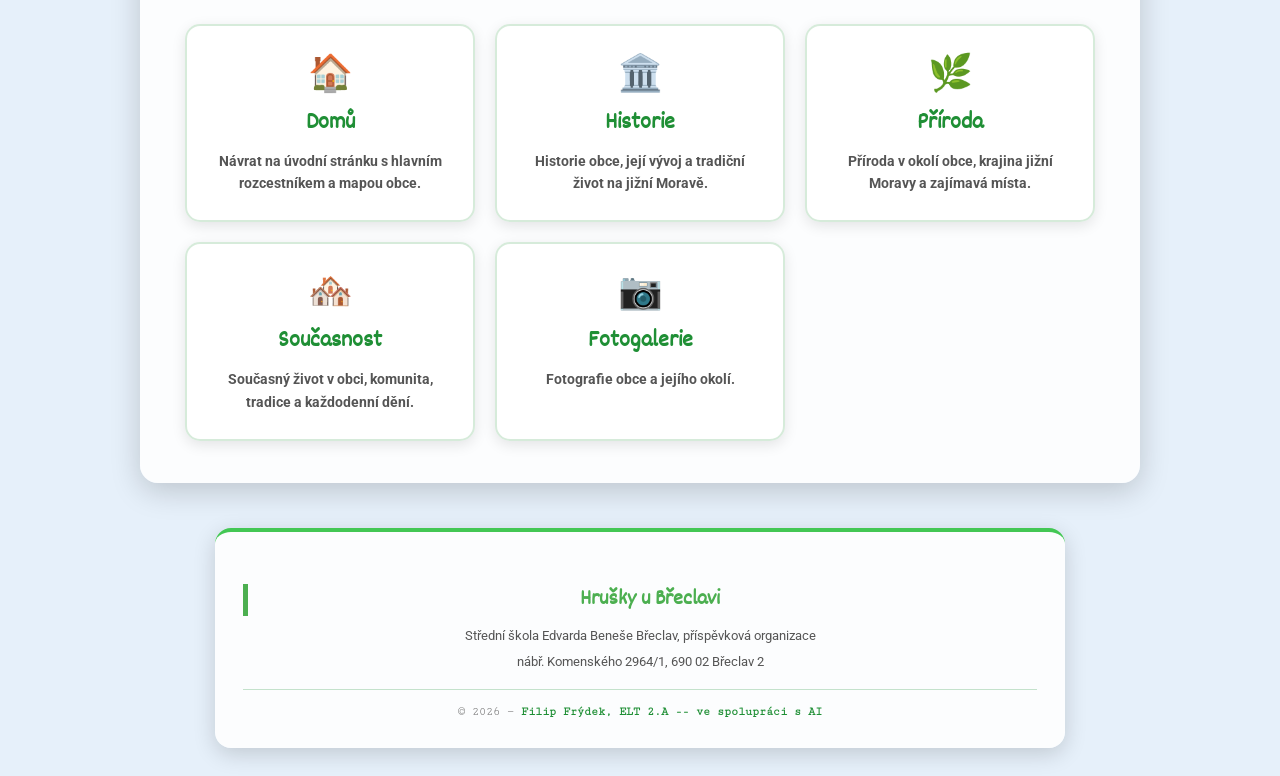
<file: tornado.html>
<!DOCTYPE html>
<html lang="cs">
<head>
  <meta charset="utf-8">
  <meta name="viewport" content="width=device-width, initial-scale=1">
  <link rel="stylesheet" type="text/css" href="style.css">
  <title>Tornádo 2021 — Hrušky u Břeclavi</title>
</head>
<body>

  <!-- NAVIGACE -->
  <nav class="nav">
    <ul>
      <li><a href="/hrusky/">Domů</a></li>
      <li><a href="historie.html">Historie</a></li>
      <li><a href="priroda.html">Příroda</a></li>
      <li><a href="tornado.html" class="active">Tornádo 2021</a></li>
      <li><a href="soucasnost.html">Současnost</a></li>
      <li><a href="galerie.html">Fotogalerie</a></li>
    </ul>
  </nav>

  <!-- HLAVNÍ TEXT -->
  <section class="uvod-box">
    <h1>Tornádová událost</h1>

  <div class="box">
    <h2>Tornádo 2021</h2>

    <p>
      Dne 24. června 2021 zasáhlo jižní Moravu mimořádně silné tornádo, které patří
      mezi nejvýraznější přírodní katastrofy v novodobé historii České republiky.
      Jednou z nejvíce zasažených obcí byly také Hrušky u Břeclavi. Událost během
      několika minut výrazně změnila podobu obce i život jejích obyvatel.
    </p>

    <p>
      Tornádo poškodilo mnoho domů, střech, zahrad, stromů, veřejných prostor i části
      infrastruktury. Některé stavby byly poškozeny velmi vážně a obyvatelé se museli
      vyrovnat nejen s materiálními škodami, ale také s psychickým dopadem celé události.
    </p>

    <p>
      Pro Hrušky šlo o mimořádně náročné období. Běžný život v obci byl náhle přerušen
      a mnoho lidí muselo řešit opravy domů, úklid trosek, zajištění bezpečí a základních
      potřeb. Přesto se velmi rychle ukázala síla místní komunity i ochota lidí pomáhat.
    </p>
    </div>
  </section>

  <!-- PRŮBĚH UDÁLOSTI -->
  <section class="uvod-box">
    <h2>Průběh události</h2>

    <p>
      Tornádo se objevilo během silných bouří, které postupovaly přes jižní Moravu.
      V krátkém čase zasáhlo několik obcí a zanechalo za sebou rozsáhlé škody.
      V Hruškách ničivý vítr poškodil domy, střechy, ploty, auta, stromy i další majetek.
    </p>

    <p>
      Celá událost byla velmi rychlá a pro mnoho obyvatel nečekaná. Lidé často neměli
      mnoho času reagovat a museli se ukrýt tam, kde to bylo možné. Po odeznění tornáda
      se ukázal skutečný rozsah škod, který byl pro obec velmi vážný.
    </p>

    <p>
      V následujících hodinách a dnech začaly záchranné a úklidové práce. Do zasažených
      oblastí přijeli hasiči, záchranáři, policie, dobrovolníci i pracovníci různých
      organizací. Jejich pomoc byla pro obnovu obce zásadní.
    </p>
  </section>
  
  <!-- OBRÁZKY TORNÁDA -->
<section class="uvod-box">
  <h2>Obrazové materiály</h2>

  <div class="tornado-obrazky">

    <figure>
      <img src="trasa.jpg" alt="Trasa tornáda na jižní Moravě">
      <figcaption>Trasa tornáda na jižní Moravě</figcaption>
    </figure>

    <figure>
      <img src="destrukce.jpg" alt="Následky tornáda v obci">
      <figcaption>Následky ničivého tornáda</figcaption>
    </figure>

  </div>
</section>

  <!-- ŠKODY -->
  <section class="uvod-box">
    <h2>Škody v obci</h2>

    <p>
      Následky tornáda byly v Hruškách viditelné na mnoha místech. Poškozené byly
      rodinné domy, hospodářské budovy, střechy, okna, zahrady i veřejná zeleň.
      Některé domy musely být opravovány dlouhé měsíce a v některých případech bylo
      nutné přistoupit k rozsáhlejším stavebním zásahům.
    </p>

    <p>
      Kromě samotných budov byly zasaženy také stromy, elektrické vedení, komunikace
      a další části obce. Odstraňování následků bylo fyzicky i organizačně velmi
      náročné. Lidé museli nejprve zajistit bezpečnost a až poté začít s opravami
      a obnovou běžného života.
    </p>

    <p>
      Škody však nebyly pouze materiální. Pro mnoho obyvatel šlo o velmi stresující
      a bolestivý zážitek. Ztráta domova, poškozený majetek a nejistota z budoucnosti
      výrazně zasáhly život celé obce.
    </p>
  </section>

  <!-- POMOC A OBNOVA -->
  <section class="uvod-box">
    <h2>Pomoc a obnova</h2>

    <p>
      Po tornádu se do pomoci zapojilo velké množství lidí. Do Hrušek přijížděli
      dobrovolníci z různých částí republiky, kteří pomáhali s úklidem, odstraňováním
      suti, opravami střech a dalšími pracemi. Významnou roli sehráli také hasiči,
      záchranné složky, obce, firmy a charitativní organizace.
    </p>

    <p>
      Pomoc měla mnoho podob. Někteří lidé poskytli finanční podporu, jiní materiál,
      nářadí, dopravu nebo vlastní práci. Právě tato solidarita byla jedním z nejsilnějších
      momentů celého období po katastrofě.
    </p>

    <p>
      Obnova obce probíhala postupně. Nejprve bylo nutné odstranit největší škody
      a zajistit bezpečnost. Poté následovaly opravy domů, veřejných prostor a další
      práce, které měly Hruškám vrátit běžný život. I přes náročnost celé situace se
      obec postupně zotavila.
    </p>
  </section>

  <!-- VÝZNAM PRO OBEC -->
  <section class="uvod-box">
    <h2>Význam události pro Hrušky</h2>

    <p>
      Tornádo z roku 2021 se stalo důležitou součástí novodobé historie Hrušek.
      Připomíná, jak rychle může přírodní živel změnit život lidí, ale také ukazuje,
      jak důležitá je vzájemná pomoc, soudržnost a ochota spolupracovat.
    </p>

    <p>
      Tato událost zanechala v obci výraznou stopu. Mnoho míst se po opravách změnilo
      a obyvatelé si prošli velmi náročným obdobím. Zároveň se ale ukázalo, že i po
      velké katastrofě je možné obec obnovit a pokračovat dál.
    </p>

    <p>
      Hrušky jsou dnes příkladem obce, která dokázala čelit mimořádně těžké situaci.
      Tornádo sice způsobilo velké škody, ale zároveň ukázalo sílu komunity a význam
      lidské solidarity.
    </p>
  </section>

  <!-- ROZCESTNÍK -->
  <section class="rozcestnik">
    <h2>Pokračovat dál</h2>
    <p class="rozcestnik-popis">Vyberte si další část webu.</p>

    <div class="rozcestnik-grid">

      <a href="/hrusky/" class="rozcestnik-card">
        <div class="rozcestnik-icon">🏠</div>
        <h3>Domů</h3>
        <p>Návrat na úvodní stránku s hlavním rozcestníkem a mapou obce.</p>
      </a>

      <a href="historie.html" class="rozcestnik-card">
        <div class="rozcestnik-icon">🏛️</div>
        <h3>Historie</h3>
        <p>Historie obce, její vývoj a tradiční život na jižní Moravě.</p>
      </a>

      <a href="priroda.html" class="rozcestnik-card">
        <div class="rozcestnik-icon">🌿</div>
        <h3>Příroda</h3>
        <p>Příroda v okolí obce, krajina jižní Moravy a zajímavá místa.</p>
      </a>

      <a href="soucasnost.html" class="rozcestnik-card">
        <div class="rozcestnik-icon">🏘️</div>
        <h3>Současnost</h3>
        <p>Současný život v obci, komunita, tradice a každodenní dění.</p>
      </a>

      <a href="galerie.html" class="rozcestnik-card">
        <div class="rozcestnik-icon">📷</div>
        <h3>Fotogalerie</h3>
        <p>Fotografie obce a jejího okolí.</p>
      </a>

    </div>
  </section>

  <!-- FOOTER -->
  <footer class="footer">
    <div class="footer-inner">
      <h3>Hrušky u Břeclavi</h3>
      <p>Střední škola Edvarda Beneše Břeclav, příspěvková organizace</p>
      <p>nábř. Komenského 2964/1, 690 02 Břeclav 2</p>
      <hr>
      <p class="copy">© 2026 — <a href="https://instagram.com/god.frydek" target="_blank">Filip Frýdek, ELT 2.A -- ve spolupráci s AI</a></p>
    </div>
  </footer>

</body>
</html>
</file>
<file: style.css>
@import url('https://fonts.googleapis.com/css?family=Roboto:400,700');
@import url('https://fonts.googleapis.com/css?family=Amarante');
@import url('https://fonts.googleapis.com/css?family=Cutive+Mono');
@import url('https://fonts.googleapis.com/css?family=Dekko');

/* ===== RESET ===== */

* {
  box-sizing: border-box;
  margin: 0;
  padding: 0;
}

/* ===== ZÁKLAD ===== */

html {
  scroll-behavior: smooth;
}

body {
  width: 100%;

  overflow-x: hidden;

  background: url(bg.jpg) no-repeat center center fixed;
  background-color: rgb(230, 240, 250);
  background-size: cover;

  color: #333;

  text-align: center;

  font-family: 'Roboto', sans-serif;
}

/* ===== NAVBAR ===== */

.nav {
  position: sticky;
  top: 0;
  z-index: 999;

  width: 100%;

  background: #1f8f35;

  border-bottom: 3px solid #43c754;

  box-shadow: 0 4px 14px rgba(0,0,0,0.25);
}

.nav ul {
  list-style: none;

  display: flex;
  justify-content: center;
  align-items: center;
  flex-wrap: wrap;

  margin: 0;
  padding: 0;
}

.nav li {
  margin: 0;
  padding: 0;
}

.nav a {
  display: block;

  padding: 15px 22px;

  color: white;

  font-size: 14px;
  font-weight: bold;

  text-decoration: none;
  text-transform: uppercase;

  border-left: 1px solid rgba(255,255,255,0.22);

  transition:
    background 0.2s ease,
    color 0.2s ease;
}

.nav li:last-child a {
  border-right: 1px solid rgba(255,255,255,0.22);
}

.nav a:hover {
  background: rgba(255,255,255,0.22);

  color: white;

  text-decoration: none;
}

.nav a.active {
  background: rgba(255,255,255,0.30);
}

/* ===== PŮVODNÍ HLAVNÍ STRÁNKA / OBRÁZKOVÉ HLAVIČKY ===== */

div.full {
  width: 100%;

  margin: 0;
  padding: 0;

  display: flex;
  flex-direction: column;
  align-items: center;
}

div.picture1 {
  width: 100%;
  height: 350px;

  background-image: url(hrusky.jpg);
  background-size: cover;
  background-position: center;

  box-shadow: inset 0 0 100px rgba(0,0,0,0.3);
}

div.picture2 {
  width: 100%;
  height: 500px;

  display: block;

  background-image: url(hrusky2.jpg);
  background-size: cover;
  background-position: center;

  margin-bottom: 0;
  padding-bottom: 0;
}

div.fonts {
  width: 100%;

  padding: 40px 20px;

  background: linear-gradient(to bottom, rgba(255,255,255,1), rgba(255,255,255,0.9));

  border-bottom: 4px solid rgb(76, 175, 80);

  box-shadow: 0 5px 15px rgba(0,0,0,0.1);
}

div.text {
  position: relative;
  z-index: 5;

  width: 90%;
  max-width: 950px;

  margin: -40px auto 40px auto;
  padding: 50px;

  background-color: rgba(255,255,255,0.95);

  border-radius: 15px;

  box-shadow: 0 15px 35px rgba(0,0,0,0.2);

  text-align: justify;
}

/* ===== ÚVODNÍ BOXY ===== */

.uvod-box {
  width: 90%;
  max-width: 1150px;

  margin: 45px auto;
  padding: 42px 55px;

  background: rgba(255,255,255,0.88);

  border-radius: 18px;
  border-top: 4px solid #43c754;

  box-shadow: 0 8px 30px rgba(0,0,0,0.18);

  text-align: left;
}

.uvod-box h2 {
  margin-bottom: 26px;

  color: #1f8f35;

  text-align: center;

  font-family: 'Amarante';
  font-size: 42px;
}

.uvod-box p {
  margin-bottom: 20px;

  color: #444;

  font-size: 17px;
  line-height: 1.9;
}

/* ===== NADPISY / TEXT ===== */

h1 {
  color: rgb(34, 139, 34);

  font-family: 'Cutive Mono';
  font-size: 32px;

  text-shadow: 1px 1px 2px rgba(0,0,0,0.1);
}

h2 {
  margin-bottom: 25px;

  color: rgb(34, 139, 34);

  text-align: center;

  font-family: 'Amarante';
  font-size: 36px;
}

h3 {
  margin: 30px 0 10px 0;
  padding-left: 15px;

  color: rgb(76, 175, 80);

  border-left: 5px solid rgb(76, 175, 80);

  font-family: 'Dekko';
  font-size: 140%;
}

p {
  margin-bottom: 15px;

  color: #333;

  font-size: 16px;
  line-height: 1.8;
}

a {
  color: rgb(34, 139, 34);

  font-weight: bold;
  text-decoration: none;

  transition: 0.3s;
}

a:hover {
  color: rgb(76, 175, 80);

  text-decoration: underline;
}

/* ===== ERB / VLAJKA ===== */

div.erb {
  display: flex;
  justify-content: center;
  align-items: center;

  gap: 40px;

  margin-top: 25px;
}

div.erb img {
  max-width: 160px;

  filter: drop-shadow(0 5px 10px rgba(0,0,0,0.1));
}

.erb-flag-label {
  margin-top: 8px;

  color: #555;

  font-size: 13px;
  font-weight: bold;
}

/* ===== ROZCESTNÍK ===== */

.rozcestnik {
  width: 90%;
  max-width: 1000px;

  margin: 45px auto;
  padding: 42px 45px;

  background: rgba(255,255,255,0.88);

  border-radius: 18px;

  box-shadow: 0 8px 30px rgba(0,0,0,0.18);

  text-align: center;
}

.rozcestnik h2 {
  margin-bottom: 10px;

  color: #1f8f35;

  font-size: 38px;
}

.rozcestnik-popis {
  margin-bottom: 32px;

  color: #555;

  font-size: 16px;
}

.rozcestnik-grid {
  display: grid;

  grid-template-columns: repeat(auto-fit, minmax(220px, 1fr));

  gap: 20px;
}

.rozcestnik-card {
  display: block;

  padding: 26px 22px;

  background: rgba(255,255,255,0.95);

  border: 2px solid rgba(31,143,53,0.18);
  border-radius: 15px;

  color: #444;

  text-decoration: none;

  box-shadow: 0 4px 14px rgba(0,0,0,0.10);

  transition:
    transform 0.22s ease,
    box-shadow 0.22s ease,
    border-color 0.22s ease,
    background 0.22s ease;
}

.rozcestnik-card:hover {
  transform: translateY(-6px);

  background: #f4fff6;

  border-color: #43c754;

  box-shadow: 0 10px 28px rgba(0,0,0,0.18);

  text-decoration: none;
}

.rozcestnik-icon {
  margin-bottom: 12px;

  font-size: 36px;
}

.rozcestnik-card h3 {
  margin: 0 0 10px 0;
  padding-left: 0;

  color: #1f8f35;

  border-left: none;

  font-family: 'Dekko';
  font-size: 24px;
}

.rozcestnik-card p {
  margin: 0;

  color: #555;

  font-size: 14px;
  line-height: 1.6;
}

/* ===== MAPA ===== */

.mapa-box {
  width: 90%;
  max-width: 1150px;

  margin: 45px auto;
  padding: 34px 38px;

  background: rgba(255,255,255,0.88);

  border-radius: 18px;

  box-shadow: 0 8px 30px rgba(0,0,0,0.18);

  text-align: center;
}

.mapa-box h2 {
  margin-bottom: 24px;

  color: #1f8f35;

  font-size: 34px;
}

.mapa-container {
  width: 100%;

  overflow: hidden;

  border-radius: 14px;

  box-shadow: 0 5px 18px rgba(0,0,0,0.18);
}

.mapa-container iframe {
  display: block;

  width: 100%;
  height: 500px;

  border: 0;
}

/* ===== GALERIE - MENŠÍ NÁHLEDY ===== */

.galerie {
  display: grid;

  grid-template-columns: repeat(auto-fill, minmax(170px, 1fr));

  gap: 16px;

  width: 100%;
}

.galerie a {
  display: block;

  overflow: hidden;

  height: 130px;

  background: white;

  border: 3px solid rgba(255,255,255,0.92);
  border-radius: 12px;

  box-shadow: 0 4px 14px rgba(0,0,0,0.14);

  transition:
    transform 0.22s ease,
    box-shadow 0.22s ease,
    border-color 0.22s ease;
}

.galerie a:hover {
  transform: translateY(-4px);

  border-color: #43c754;

  box-shadow: 0 8px 24px rgba(0,0,0,0.22);

  text-decoration: none;
}

.galerie img {
  display: block;

  width: 100%;
  height: 100%;

  object-fit: cover;
  object-position: center;

  transition: transform 0.3s ease;
}

.galerie a:hover img {
  transform: scale(1.07);
}

/* ===== GALERIE S POPISKY - KDYBYS POZDĚJI POUŽIL FIGURE ===== */

.galerie-item {
  margin: 0;

  overflow: hidden;

  background: rgba(255,255,255,0.92);

  border-radius: 14px;

  box-shadow: 0 4px 14px rgba(0,0,0,0.12);
}

.galerie-item a {
  height: 130px;
}

.galerie-item figcaption {
  padding: 10px 12px;

  color: #444;

  text-align: center;

  font-size: 13px;
  font-weight: bold;

  line-height: 1.4;
}

/* ===== LIGHTBOX ===== */

.lightbox {
  position: fixed;
  inset: 0;

  display: none;
  align-items: center;
  justify-content: center;
  flex-direction: column;

  padding: 75px 70px 45px;

  background: rgba(0,0,0,0.84);

  backdrop-filter: blur(5px);

  z-index: 9999;

  opacity: 0;

  transition: opacity 0.25s ease;
}

.lightbox.open {
  display: flex;

  opacity: 1;
}

.lb-img {
  max-width: 90vw;
  max-height: 75vh;

  object-fit: contain;

  background: white;

  border: 4px solid rgba(255,255,255,0.92);
  border-radius: 12px;

  box-shadow: 0 18px 60px rgba(0,0,0,0.55);
}

.lb-close,
.lb-prev,
.lb-next {
  position: absolute;

  width: 50px;
  height: 50px;

  display: flex;
  align-items: center;
  justify-content: center;

  background: rgba(32,150,51,0.94);

  color: white;

  border: 2px solid rgba(255,255,255,0.70);
  border-radius: 10px;

  font-size: 24px;
  font-weight: 700;

  cursor: pointer;

  transition:
    background 0.2s ease,
    transform 0.2s ease,
    border-color 0.2s ease;
}

.lb-close:hover,
.lb-prev:hover,
.lb-next:hover {
  background: #43c754;

  border-color: white;
}

.lb-close {
  top: 22px;
  right: 22px;
}

.lb-close:hover {
  transform: scale(1.06);
}

.lb-prev {
  top: 50%;
  left: 22px;

  transform: translateY(-50%);
}

.lb-next {
  top: 50%;
  right: 22px;

  transform: translateY(-50%);
}

.lb-prev:hover,
.lb-next:hover {
  transform: translateY(-50%) scale(1.06);
}

.lb-counter {
  position: absolute;

  top: 24px;
  left: 24px;

  padding: 8px 15px;

  background: rgba(255,255,255,0.88);

  color: #1f8f35;

  border-radius: 10px;

  font-size: 13px;
  font-weight: 800;

  box-shadow: 0 6px 18px rgba(0,0,0,0.22);
}

/* ===== OBRÁZKY TORNÁDA ===== */

.tornado-obrazky {
  display: grid;

  grid-template-columns: repeat(auto-fit, minmax(280px, 1fr));

  gap: 24px;
}

.tornado-obrazky figure {
  overflow: hidden;

  margin: 0;

  background: rgba(255,255,255,0.94);

  border-radius: 15px;

  box-shadow: 0 5px 18px rgba(0,0,0,0.16);
}

.tornado-obrazky img {
  display: block;

  width: 100%;
  height: 260px;

  object-fit: cover;
}

.tornado-obrazky figcaption {
  padding: 13px 16px;

  color: #555;

  text-align: center;

  font-size: 14px;
  font-weight: 700;
}

/* ===== FOOTER / CREDITS ===== */

.footer {
  width: 90%;
  max-width: 850px;

  margin: 45px auto 28px;
  padding: 0;

  background: transparent;

  text-align: center;
}

.footer-inner {
  padding: 22px 28px;

  background: rgba(255,255,255,0.88);

  border-radius: 16px;
  border-top: 4px solid #43c754;

  box-shadow: 0 6px 22px rgba(0,0,0,0.16);
}

.footer h5 {
  margin-bottom: 8px;

  color: #1f8f35;

  font-size: 22px;
}

.footer p {
  margin-bottom: 5px;

  color: #555;

  font-size: 13px;
  line-height: 1.6;
}

.footer a {
  color: #1f8f35;

  font-weight: bold;
  text-decoration: none;
}

.footer a:hover {
  color: #0f6f24;

  text-decoration: underline;
}

.footer hr {
  margin: 16px 0 12px;

  display: block;

  border: 0;
  border-top: 1px solid rgba(31,143,53,0.25);
}

.copy {
  color: #666;

  font-size: 12px;
}

p.copy {
  font-family: 'Cutive Mono';
  font-size: 12px;
  color: #666;
}

/* ===== TABLET FIX ===== */

@media (max-width: 1024px) {

  body {
    background-attachment: scroll;
  }

  .nav ul {
    width: 100%;

    padding: 6px;
  }

  .nav li {
    flex: 1 1 33.333%;
  }

  .nav a {
    width: 100%;

    padding: 12px 6px;

    text-align: center;

    font-size: 11px;
    line-height: 1.3;

    border-left: none;
    border-right: none;
    border-bottom: 1px solid rgba(255,255,255,0.18);
  }

  .nav li:last-child a {
    border-right: none;
  }

  .uvod-box,
  .rozcestnik,
  .mapa-box {
    width: auto;
    max-width: none;

    margin: 24px 12px;

    padding: 26px 18px;

    border-radius: 14px;
  }

  .uvod-box h2,
  .rozcestnik h2,
  .mapa-box h2 {
    font-size: 30px;
    line-height: 1.2;
  }

  .uvod-box p,
  .rozcestnik-popis {
    font-size: 15px;
    line-height: 1.75;
  }

  .rozcestnik-grid {
    grid-template-columns: repeat(2, 1fr);

    gap: 14px;
  }

  .rozcestnik-card {
    padding: 20px 14px;
  }

  .rozcestnik-card h3 {
    font-size: 21px;
  }

  .rozcestnik-card p {
    font-size: 13px;
  }

  .galerie {
    grid-template-columns: repeat(auto-fill, minmax(150px, 1fr));

    gap: 12px;
  }

  .galerie a {
    height: 120px;
  }

  .mapa-container iframe {
    height: 320px;
  }

  .footer {
    width: auto;

    margin: 28px 12px 20px;
  }

  .footer-inner {
    padding: 20px 16px;
  }
}

/* ===== MOBIL FIX ===== */

@media (max-width: 600px) {

  .nav li {
    flex: 1 1 50%;
  }

  .nav a {
    padding: 11px 5px;

    font-size: 10px;
  }

  .uvod-box,
  .rozcestnik,
  .mapa-box {
    margin: 20px 10px;

    padding: 24px 15px;
  }

  .uvod-box h2,
  .rozcestnik h2,
  .mapa-box h2 {
    font-size: 26px;
  }

  .uvod-box p {
    font-size: 14px;
  }

  .rozcestnik-grid {
    grid-template-columns: 1fr;
  }

  .galerie {
    grid-template-columns: repeat(2, 1fr);

    gap: 10px;
  }

  .galerie a {
    height: 105px;
  }

  .mapa-container iframe {
    height: 260px;
  }

  .lightbox {
    padding: 70px 16px 35px;
  }

  .lb-img {
    max-width: 94vw;
    max-height: 70vh;
  }

  .lb-close,
  .lb-prev,
  .lb-next {
    width: 40px;
    height: 40px;

    font-size: 20px;
  }

  .lb-close {
    top: 16px;
    right: 16px;
  }

  .lb-prev {
    left: 10px;
  }

  .lb-next {
    right: 10px;
  }

  .lb-counter {
    top: 16px;
    left: 16px;

    font-size: 12px;
  }
}

div.copy {
  display: none;
}
</file>
